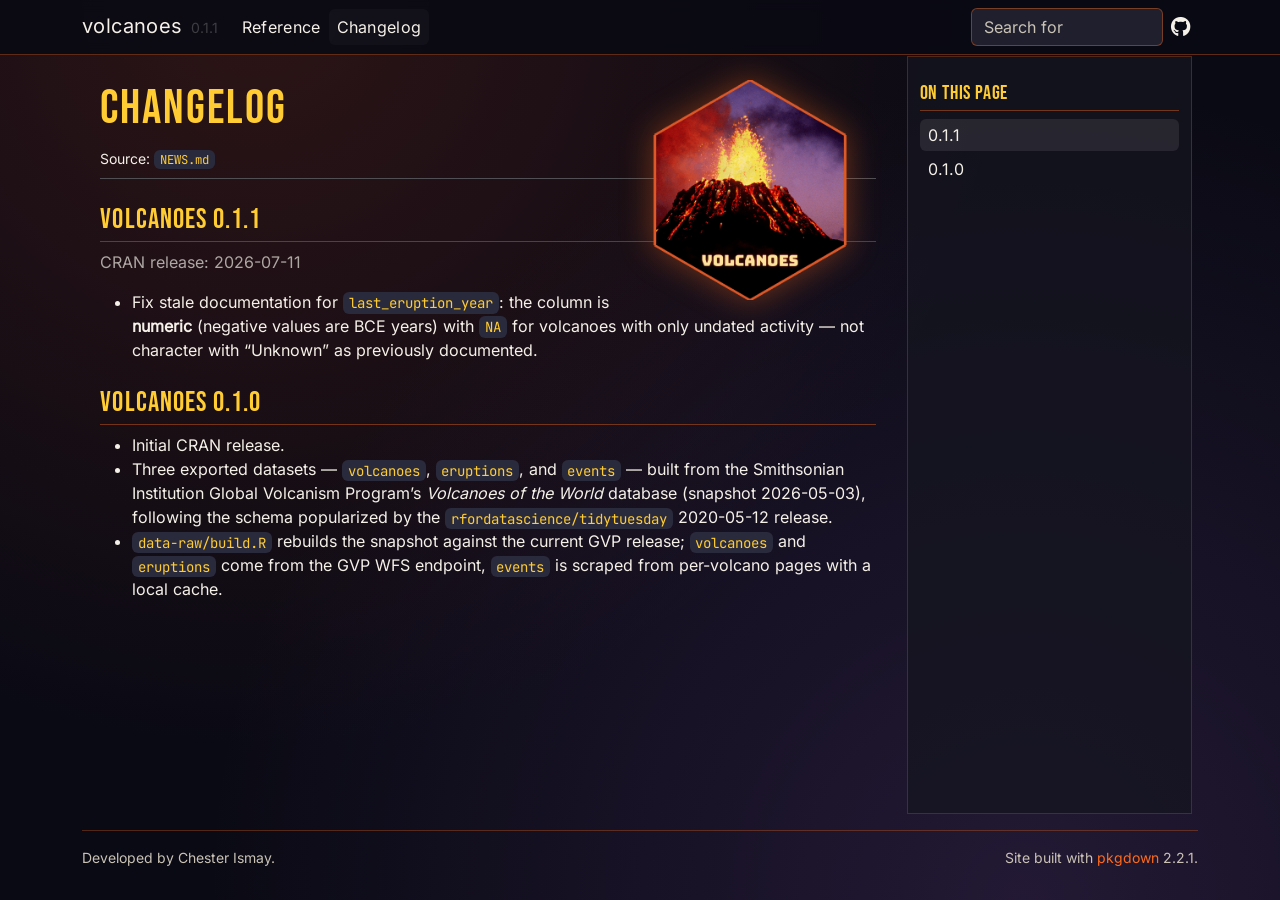
<file: news/index.html>
<!DOCTYPE html>
<!-- Generated by pkgdown: do not edit by hand --><html lang="en-US"><head><meta http-equiv="Content-Type" content="text/html; charset=UTF-8"><meta charset="utf-8"><meta http-equiv="X-UA-Compatible" content="IE=edge"><meta name="viewport" content="width=device-width, initial-scale=1, shrink-to-fit=no"><title>Changelog • volcanoes</title><!-- favicons --><link rel="icon" type="image/png" sizes="96x96" href="../favicon-96x96.png"><link rel="icon" type="”image/svg+xml”" href="../favicon.svg"><link rel="apple-touch-icon" sizes="180x180" href="../apple-touch-icon.png"><link rel="icon" sizes="any" href="../favicon.ico"><link rel="manifest" href="../site.webmanifest"><script src="../deps/jquery-3.6.0/jquery-3.6.0.min.js"></script><meta name="viewport" content="width=device-width, initial-scale=1, shrink-to-fit=no"><link href="../deps/bootstrap-5.3.8/bootstrap.min.css" rel="stylesheet"><script src="../deps/bootstrap-5.3.8/bootstrap.bundle.min.js"></script><link href="../deps/Inter-0.4.10/font.css" rel="stylesheet"><link href="../deps/JetBrains_Mono-0.4.10/font.css" rel="stylesheet"><link href="../deps/Bebas_Neue-0.4.10/font.css" rel="stylesheet"><link href="../deps/font-awesome-6.5.2/css/all.min.css" rel="stylesheet"><link href="../deps/font-awesome-6.5.2/css/v4-shims.min.css" rel="stylesheet"><script src="../deps/headroom-0.11.0/headroom.min.js"></script><script src="../deps/headroom-0.11.0/jQuery.headroom.min.js"></script><script src="../deps/bootstrap-toc-1.0.1/bootstrap-toc.min.js"></script><script src="../deps/clipboard.js-2.0.11/clipboard.min.js"></script><script src="../deps/search-1.0.0/autocomplete.jquery.min.js"></script><script src="../deps/search-1.0.0/fuse.min.js"></script><script src="../deps/search-1.0.0/mark.min.js"></script><!-- pkgdown --><script src="../pkgdown.js"></script><script src="../extra.js"></script><meta property="og:title" content="Changelog"><meta property="og:image" content="https://moderndive.github.io/volcanoes/logo.png"></head><body>
    <a href="#main" class="visually-hidden-focusable">Skip to contents</a>


    <nav class="navbar navbar-expand-lg fixed-top bg-dark" data-bs-theme="dark" aria-label="Site navigation"><div class="container">

    <a class="navbar-brand me-2" href="../index.html">volcanoes</a>

    <small class="nav-text text-muted me-auto" data-bs-toggle="tooltip" data-bs-placement="bottom" title="">0.1.1</small>


    <button class="navbar-toggler" type="button" data-bs-toggle="collapse" data-bs-target="#navbar" aria-controls="navbar" aria-expanded="false" aria-label="Toggle navigation">
      <span class="navbar-toggler-icon"></span>
    </button>

    <div id="navbar" class="collapse navbar-collapse ms-3">
      <ul class="navbar-nav me-auto"><li class="nav-item"><a class="nav-link" href="../reference/index.html">Reference</a></li>
<li class="active nav-item"><a class="nav-link" href="../news/index.html">Changelog</a></li>
      </ul><ul class="navbar-nav"><li class="nav-item"><form class="form-inline" role="search">
 <input class="form-control" type="search" name="search-input" id="search-input" autocomplete="off" aria-label="Search site" placeholder="Search for" data-search-index="../search.json"></form></li>
<li class="nav-item"><a class="external-link nav-link" href="https://github.com/moderndive/volcanoes/" aria-label="GitHub"><span class="fa fab fa-github fa-lg"></span></a></li>
      </ul></div>


  </div>
</nav><div class="container template-news">
<div class="row">
  <main id="main" class="col-md-9"><div class="page-header">
      <img src="../logo.png" class="logo" alt=""><h1>Changelog</h1>
      <small>Source: <a href="https://github.com/moderndive/volcanoes/blob/main/NEWS.md" class="external-link"><code>NEWS.md</code></a></small>
    </div>

    <div class="section level2">
<h2 class="pkg-version" data-toc-text="0.1.1" id="volcanoes-011">volcanoes 0.1.1<a class="anchor" aria-label="anchor" href="#volcanoes-011"></a></h2><p class="text-muted">CRAN release: 2026-07-11</p>
<ul><li>Fix stale documentation for <code>last_eruption_year</code>: the column is <strong>numeric</strong> (negative values are BCE years) with <code>NA</code> for volcanoes with only undated activity — not character with “Unknown” as previously documented.</li>
</ul></div>
    <div class="section level2">
<h2 class="pkg-version" data-toc-text="0.1.0" id="volcanoes-010">volcanoes 0.1.0<a class="anchor" aria-label="anchor" href="#volcanoes-010"></a></h2>
<ul><li>Initial CRAN release.</li>
<li>Three exported datasets — <code>volcanoes</code>, <code>eruptions</code>, and <code>events</code> — built from the Smithsonian Institution Global Volcanism Program’s <em>Volcanoes of the World</em> database (snapshot 2026-05-03), following the schema popularized by the <code>rfordatascience/tidytuesday</code> 2020-05-12 release.</li>
<li>
<code>data-raw/build.R</code> rebuilds the snapshot against the current GVP release; <code>volcanoes</code> and <code>eruptions</code> come from the GVP WFS endpoint, <code>events</code> is scraped from per-volcano pages with a local cache.</li>
</ul></div>
  </main><aside class="col-md-3"><nav id="toc" aria-label="Table of contents"><h2>On this page</h2>
    </nav></aside></div>


    <footer><div class="pkgdown-footer-left">
  <p>Developed by Chester Ismay.</p>
</div>

<div class="pkgdown-footer-right">
  <p>Site built with <a href="https://pkgdown.r-lib.org/" class="external-link">pkgdown</a> 2.2.1.</p>
</div>

    </footer></div>





  </body></html>
</file>
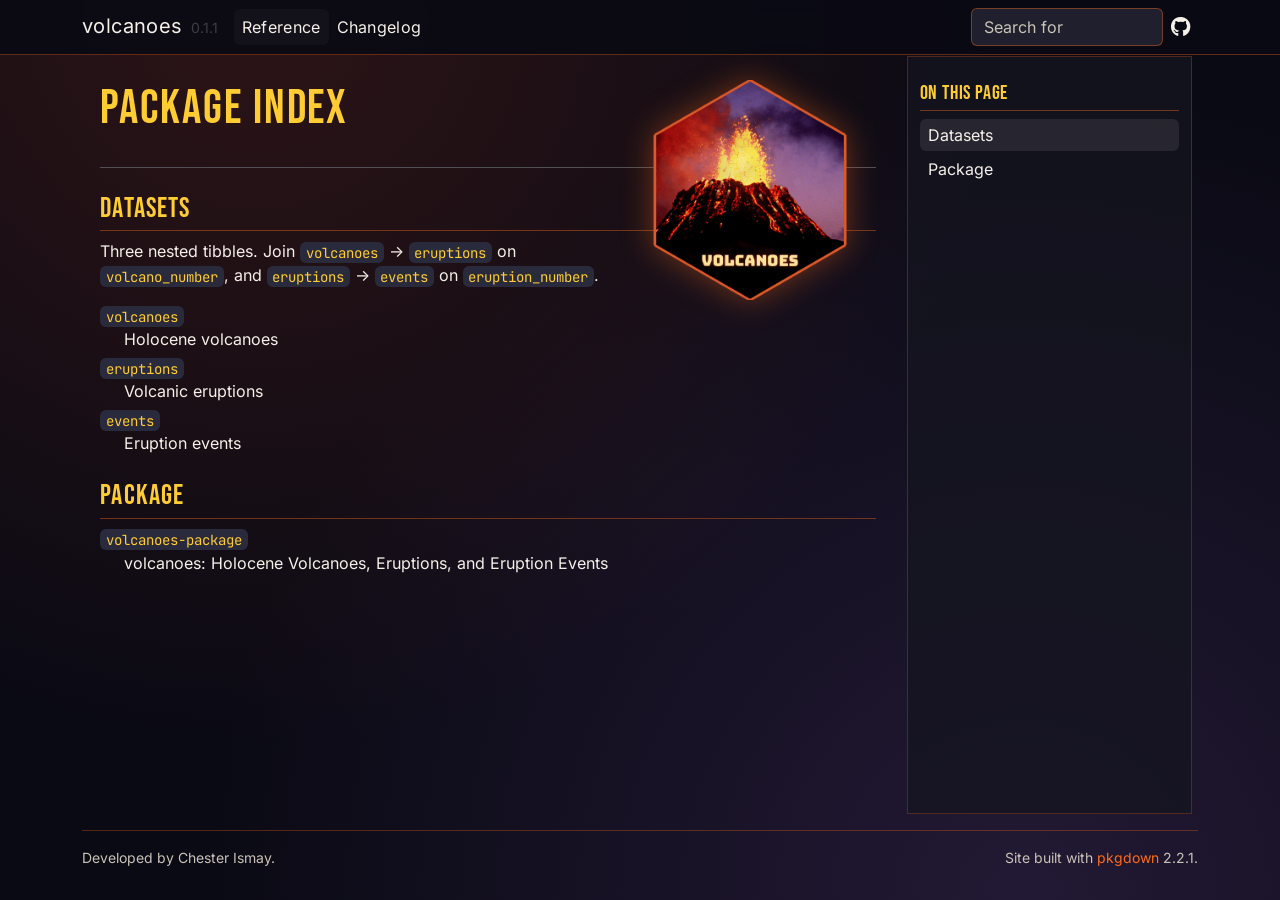
<file: reference/index.html>
<!DOCTYPE html>
<!-- Generated by pkgdown: do not edit by hand --><html lang="en-US"><head><meta http-equiv="Content-Type" content="text/html; charset=UTF-8"><meta charset="utf-8"><meta http-equiv="X-UA-Compatible" content="IE=edge"><meta name="viewport" content="width=device-width, initial-scale=1, shrink-to-fit=no"><title>Package index • volcanoes</title><!-- favicons --><link rel="icon" type="image/png" sizes="96x96" href="../favicon-96x96.png"><link rel="icon" type="”image/svg+xml”" href="../favicon.svg"><link rel="apple-touch-icon" sizes="180x180" href="../apple-touch-icon.png"><link rel="icon" sizes="any" href="../favicon.ico"><link rel="manifest" href="../site.webmanifest"><script src="../deps/jquery-3.6.0/jquery-3.6.0.min.js"></script><meta name="viewport" content="width=device-width, initial-scale=1, shrink-to-fit=no"><link href="../deps/bootstrap-5.3.8/bootstrap.min.css" rel="stylesheet"><script src="../deps/bootstrap-5.3.8/bootstrap.bundle.min.js"></script><link href="../deps/Inter-0.4.10/font.css" rel="stylesheet"><link href="../deps/JetBrains_Mono-0.4.10/font.css" rel="stylesheet"><link href="../deps/Bebas_Neue-0.4.10/font.css" rel="stylesheet"><link href="../deps/font-awesome-6.5.2/css/all.min.css" rel="stylesheet"><link href="../deps/font-awesome-6.5.2/css/v4-shims.min.css" rel="stylesheet"><script src="../deps/headroom-0.11.0/headroom.min.js"></script><script src="../deps/headroom-0.11.0/jQuery.headroom.min.js"></script><script src="../deps/bootstrap-toc-1.0.1/bootstrap-toc.min.js"></script><script src="../deps/clipboard.js-2.0.11/clipboard.min.js"></script><script src="../deps/search-1.0.0/autocomplete.jquery.min.js"></script><script src="../deps/search-1.0.0/fuse.min.js"></script><script src="../deps/search-1.0.0/mark.min.js"></script><!-- pkgdown --><script src="../pkgdown.js"></script><script src="../extra.js"></script><meta property="og:title" content="Package index"><meta property="og:image" content="https://moderndive.github.io/volcanoes/logo.png"></head><body>
    <a href="#main" class="visually-hidden-focusable">Skip to contents</a>


    <nav class="navbar navbar-expand-lg fixed-top bg-dark" data-bs-theme="dark" aria-label="Site navigation"><div class="container">

    <a class="navbar-brand me-2" href="../index.html">volcanoes</a>

    <small class="nav-text text-muted me-auto" data-bs-toggle="tooltip" data-bs-placement="bottom" title="">0.1.1</small>


    <button class="navbar-toggler" type="button" data-bs-toggle="collapse" data-bs-target="#navbar" aria-controls="navbar" aria-expanded="false" aria-label="Toggle navigation">
      <span class="navbar-toggler-icon"></span>
    </button>

    <div id="navbar" class="collapse navbar-collapse ms-3">
      <ul class="navbar-nav me-auto"><li class="active nav-item"><a class="nav-link" href="../reference/index.html">Reference</a></li>
<li class="nav-item"><a class="nav-link" href="../news/index.html">Changelog</a></li>
      </ul><ul class="navbar-nav"><li class="nav-item"><form class="form-inline" role="search">
 <input class="form-control" type="search" name="search-input" id="search-input" autocomplete="off" aria-label="Search site" placeholder="Search for" data-search-index="../search.json"></form></li>
<li class="nav-item"><a class="external-link nav-link" href="https://github.com/moderndive/volcanoes/" aria-label="GitHub"><span class="fa fab fa-github fa-lg"></span></a></li>
      </ul></div>


  </div>
</nav><div class="container template-reference-index">
<div class="row">
  <main id="main" class="col-md-9"><div class="page-header">
      <img src="../logo.png" class="logo" alt=""><h1>Package index</h1>
    </div>

    <div class="section level2">
      <h2 id="datasets">Datasets<a class="anchor" aria-label="anchor" href="#datasets"></a></h2>

      <div class="section-desc"><p>Three nested tibbles. Join <code>volcanoes</code> -&gt; <code>eruptions</code> on <code>volcano_number</code>, and <code>eruptions</code> -&gt; <code>events</code> on <code>eruption_number</code>.</p></div>

      <dl></dl></div><div class="section level2">




      <dl><dt>

          <code><a href="volcanoes.html">volcanoes</a></code>

        </dt>
        <dd>Holocene volcanoes</dd>

        <dt>

          <code><a href="eruptions.html">eruptions</a></code>

        </dt>
        <dd>Volcanic eruptions</dd>

        <dt>

          <code><a href="events.html">events</a></code>

        </dt>
        <dd>Eruption events</dd>
      </dl></div><div class="section level2">
      <h2 id="package">Package<a class="anchor" aria-label="anchor" href="#package"></a></h2>



      <dl></dl></div><div class="section level2">




      <dl><dt>

          <code><a href="volcanoes-package.html">volcanoes-package</a></code>

        </dt>
        <dd>volcanoes: Holocene Volcanoes, Eruptions, and Eruption Events</dd>
      </dl></div>
  </main><aside class="col-md-3"><nav id="toc" aria-label="Table of contents"><h2>On this page</h2>
    </nav></aside></div>


    <footer><div class="pkgdown-footer-left">
  <p>Developed by Chester Ismay.</p>
</div>

<div class="pkgdown-footer-right">
  <p>Site built with <a href="https://pkgdown.r-lib.org/" class="external-link">pkgdown</a> 2.2.1.</p>
</div>

    </footer></div>





  </body></html>
</file>
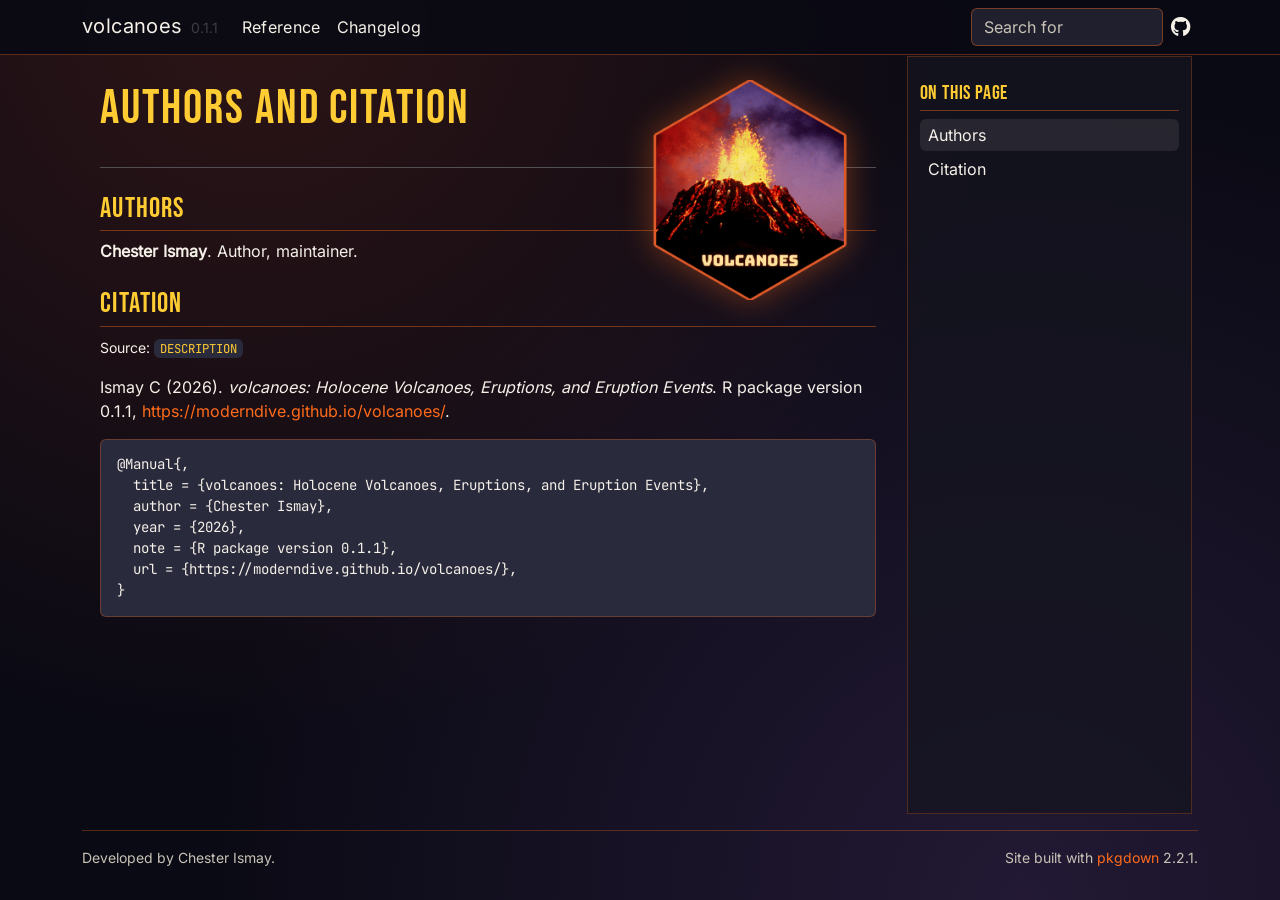
<file: authors.html>
<!DOCTYPE html>
<!-- Generated by pkgdown: do not edit by hand --><html lang="en-US"><head><meta http-equiv="Content-Type" content="text/html; charset=UTF-8"><meta charset="utf-8"><meta http-equiv="X-UA-Compatible" content="IE=edge"><meta name="viewport" content="width=device-width, initial-scale=1, shrink-to-fit=no"><title>Authors and Citation • volcanoes</title><!-- favicons --><link rel="icon" type="image/png" sizes="96x96" href="favicon-96x96.png"><link rel="icon" type="”image/svg+xml”" href="favicon.svg"><link rel="apple-touch-icon" sizes="180x180" href="apple-touch-icon.png"><link rel="icon" sizes="any" href="favicon.ico"><link rel="manifest" href="site.webmanifest"><script src="deps/jquery-3.6.0/jquery-3.6.0.min.js"></script><meta name="viewport" content="width=device-width, initial-scale=1, shrink-to-fit=no"><link href="deps/bootstrap-5.3.8/bootstrap.min.css" rel="stylesheet"><script src="deps/bootstrap-5.3.8/bootstrap.bundle.min.js"></script><link href="deps/Inter-0.4.10/font.css" rel="stylesheet"><link href="deps/JetBrains_Mono-0.4.10/font.css" rel="stylesheet"><link href="deps/Bebas_Neue-0.4.10/font.css" rel="stylesheet"><link href="deps/font-awesome-6.5.2/css/all.min.css" rel="stylesheet"><link href="deps/font-awesome-6.5.2/css/v4-shims.min.css" rel="stylesheet"><script src="deps/headroom-0.11.0/headroom.min.js"></script><script src="deps/headroom-0.11.0/jQuery.headroom.min.js"></script><script src="deps/bootstrap-toc-1.0.1/bootstrap-toc.min.js"></script><script src="deps/clipboard.js-2.0.11/clipboard.min.js"></script><script src="deps/search-1.0.0/autocomplete.jquery.min.js"></script><script src="deps/search-1.0.0/fuse.min.js"></script><script src="deps/search-1.0.0/mark.min.js"></script><!-- pkgdown --><script src="pkgdown.js"></script><script src="extra.js"></script><meta property="og:title" content="Authors and Citation"><meta property="og:image" content="https://moderndive.github.io/volcanoes/logo.png"></head><body>
    <a href="#main" class="visually-hidden-focusable">Skip to contents</a>


    <nav class="navbar navbar-expand-lg fixed-top bg-dark" data-bs-theme="dark" aria-label="Site navigation"><div class="container">

    <a class="navbar-brand me-2" href="index.html">volcanoes</a>

    <small class="nav-text text-muted me-auto" data-bs-toggle="tooltip" data-bs-placement="bottom" title="">0.1.1</small>


    <button class="navbar-toggler" type="button" data-bs-toggle="collapse" data-bs-target="#navbar" aria-controls="navbar" aria-expanded="false" aria-label="Toggle navigation">
      <span class="navbar-toggler-icon"></span>
    </button>

    <div id="navbar" class="collapse navbar-collapse ms-3">
      <ul class="navbar-nav me-auto"><li class="nav-item"><a class="nav-link" href="reference/index.html">Reference</a></li>
<li class="nav-item"><a class="nav-link" href="news/index.html">Changelog</a></li>
      </ul><ul class="navbar-nav"><li class="nav-item"><form class="form-inline" role="search">
 <input class="form-control" type="search" name="search-input" id="search-input" autocomplete="off" aria-label="Search site" placeholder="Search for" data-search-index="search.json"></form></li>
<li class="nav-item"><a class="external-link nav-link" href="https://github.com/moderndive/volcanoes/" aria-label="GitHub"><span class="fa fab fa-github fa-lg"></span></a></li>
      </ul></div>


  </div>
</nav><div class="container template-citation-authors">
<div class="row">
  <main id="main" class="col-md-9"><div class="page-header">
      <img src="logo.png" class="logo" alt=""><h1>Authors and Citation</h1>
    </div>

    <div class="section level2">
      <h2>Authors</h2>

      <ul class="list-unstyled"><li>
          <p><strong>Chester Ismay</strong>. Author, maintainer.
          </p>
        </li>
      </ul></div>

    <div class="section level2">
      <h2 id="citation">Citation</h2>
      <p><small class="dont-index">Source: <a href="https://github.com/moderndive/volcanoes/blob/main/DESCRIPTION" class="external-link"><code>DESCRIPTION</code></a></small></p>

      <p>Ismay C (2026).
<em>volcanoes: Holocene Volcanoes, Eruptions, and Eruption Events</em>.
R package version 0.1.1, <a href="https://moderndive.github.io/volcanoes/">https://moderndive.github.io/volcanoes/</a>.
</p>
      <pre>@Manual{,
  title = {volcanoes: Holocene Volcanoes, Eruptions, and Eruption Events},
  author = {Chester Ismay},
  year = {2026},
  note = {R package version 0.1.1},
  url = {https://moderndive.github.io/volcanoes/},
}</pre>
    </div>

  </main><aside class="col-md-3"><nav id="toc" aria-label="Table of contents"><h2>On this page</h2>
    </nav></aside></div>


    <footer><div class="pkgdown-footer-left">
  <p>Developed by Chester Ismay.</p>
</div>

<div class="pkgdown-footer-right">
  <p>Site built with <a href="https://pkgdown.r-lib.org/" class="external-link">pkgdown</a> 2.2.1.</p>
</div>

    </footer></div>





  </body></html>
</file>
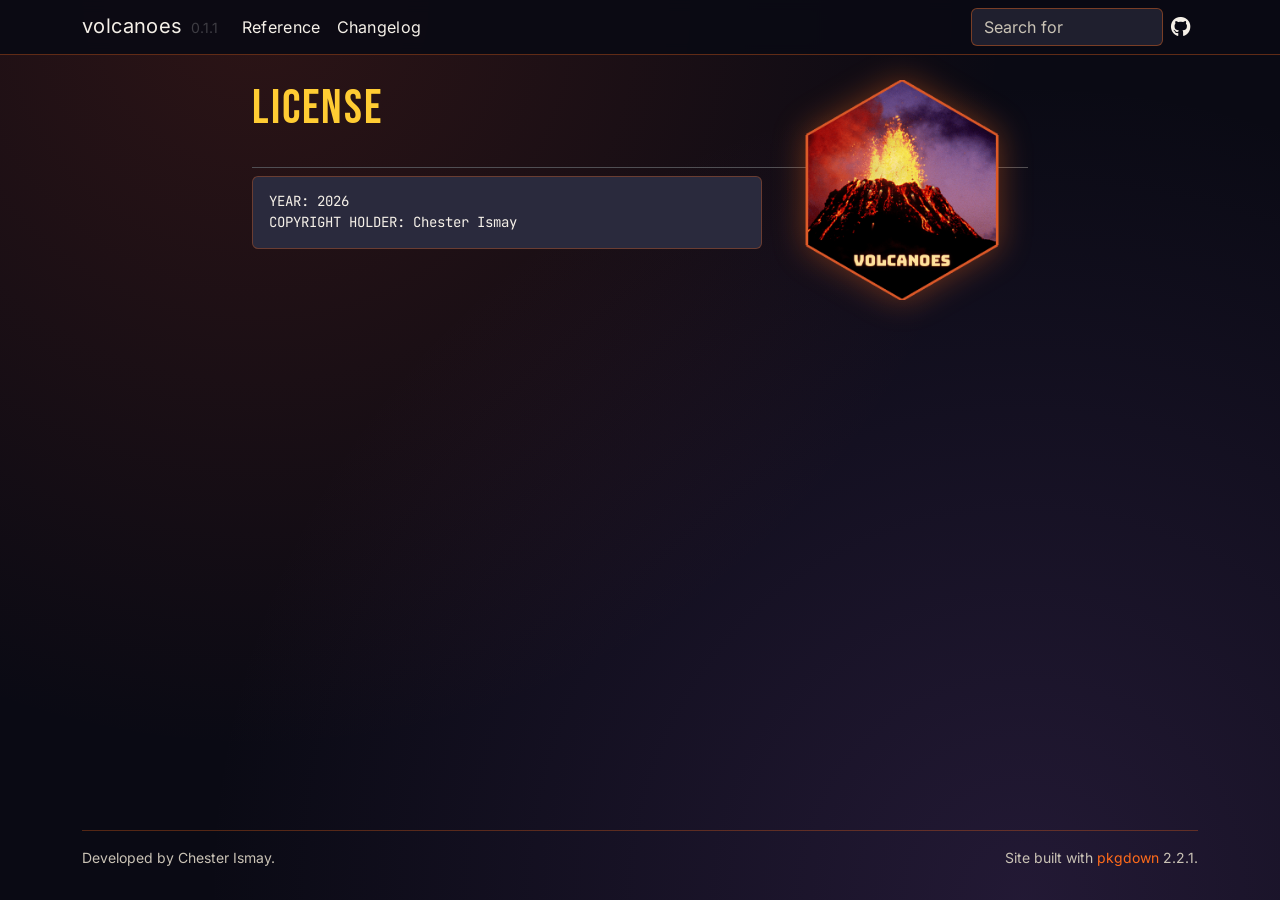
<file: LICENSE-text.html>
<!DOCTYPE html>
<!-- Generated by pkgdown: do not edit by hand --><html lang="en-US"><head><meta http-equiv="Content-Type" content="text/html; charset=UTF-8"><meta charset="utf-8"><meta http-equiv="X-UA-Compatible" content="IE=edge"><meta name="viewport" content="width=device-width, initial-scale=1, shrink-to-fit=no"><title>License • volcanoes</title><!-- favicons --><link rel="icon" type="image/png" sizes="96x96" href="favicon-96x96.png"><link rel="icon" type="”image/svg+xml”" href="favicon.svg"><link rel="apple-touch-icon" sizes="180x180" href="apple-touch-icon.png"><link rel="icon" sizes="any" href="favicon.ico"><link rel="manifest" href="site.webmanifest"><script src="deps/jquery-3.6.0/jquery-3.6.0.min.js"></script><meta name="viewport" content="width=device-width, initial-scale=1, shrink-to-fit=no"><link href="deps/bootstrap-5.3.8/bootstrap.min.css" rel="stylesheet"><script src="deps/bootstrap-5.3.8/bootstrap.bundle.min.js"></script><link href="deps/Inter-0.4.10/font.css" rel="stylesheet"><link href="deps/JetBrains_Mono-0.4.10/font.css" rel="stylesheet"><link href="deps/Bebas_Neue-0.4.10/font.css" rel="stylesheet"><link href="deps/font-awesome-6.5.2/css/all.min.css" rel="stylesheet"><link href="deps/font-awesome-6.5.2/css/v4-shims.min.css" rel="stylesheet"><script src="deps/headroom-0.11.0/headroom.min.js"></script><script src="deps/headroom-0.11.0/jQuery.headroom.min.js"></script><script src="deps/bootstrap-toc-1.0.1/bootstrap-toc.min.js"></script><script src="deps/clipboard.js-2.0.11/clipboard.min.js"></script><script src="deps/search-1.0.0/autocomplete.jquery.min.js"></script><script src="deps/search-1.0.0/fuse.min.js"></script><script src="deps/search-1.0.0/mark.min.js"></script><!-- pkgdown --><script src="pkgdown.js"></script><script src="extra.js"></script><meta property="og:title" content="License"><meta property="og:image" content="https://moderndive.github.io/volcanoes/logo.png"></head><body>
    <a href="#main" class="visually-hidden-focusable">Skip to contents</a>


    <nav class="navbar navbar-expand-lg fixed-top bg-dark" data-bs-theme="dark" aria-label="Site navigation"><div class="container">

    <a class="navbar-brand me-2" href="index.html">volcanoes</a>

    <small class="nav-text text-muted me-auto" data-bs-toggle="tooltip" data-bs-placement="bottom" title="">0.1.1</small>


    <button class="navbar-toggler" type="button" data-bs-toggle="collapse" data-bs-target="#navbar" aria-controls="navbar" aria-expanded="false" aria-label="Toggle navigation">
      <span class="navbar-toggler-icon"></span>
    </button>

    <div id="navbar" class="collapse navbar-collapse ms-3">
      <ul class="navbar-nav me-auto"><li class="nav-item"><a class="nav-link" href="reference/index.html">Reference</a></li>
<li class="nav-item"><a class="nav-link" href="news/index.html">Changelog</a></li>
      </ul><ul class="navbar-nav"><li class="nav-item"><form class="form-inline" role="search">
 <input class="form-control" type="search" name="search-input" id="search-input" autocomplete="off" aria-label="Search site" placeholder="Search for" data-search-index="search.json"></form></li>
<li class="nav-item"><a class="external-link nav-link" href="https://github.com/moderndive/volcanoes/" aria-label="GitHub"><span class="fa fab fa-github fa-lg"></span></a></li>
      </ul></div>


  </div>
</nav><div class="container template-title-body">
<div class="row">
  <main id="main" class="col-md-9"><div class="page-header">
      <img src="logo.png" class="logo" alt=""><h1>License</h1>

    </div>

<pre>YEAR: 2026
COPYRIGHT HOLDER: Chester Ismay
</pre>

  </main></div>


    <footer><div class="pkgdown-footer-left">
  <p>Developed by Chester Ismay.</p>
</div>

<div class="pkgdown-footer-right">
  <p>Site built with <a href="https://pkgdown.r-lib.org/" class="external-link">pkgdown</a> 2.2.1.</p>
</div>

    </footer></div>





  </body></html>
</file>
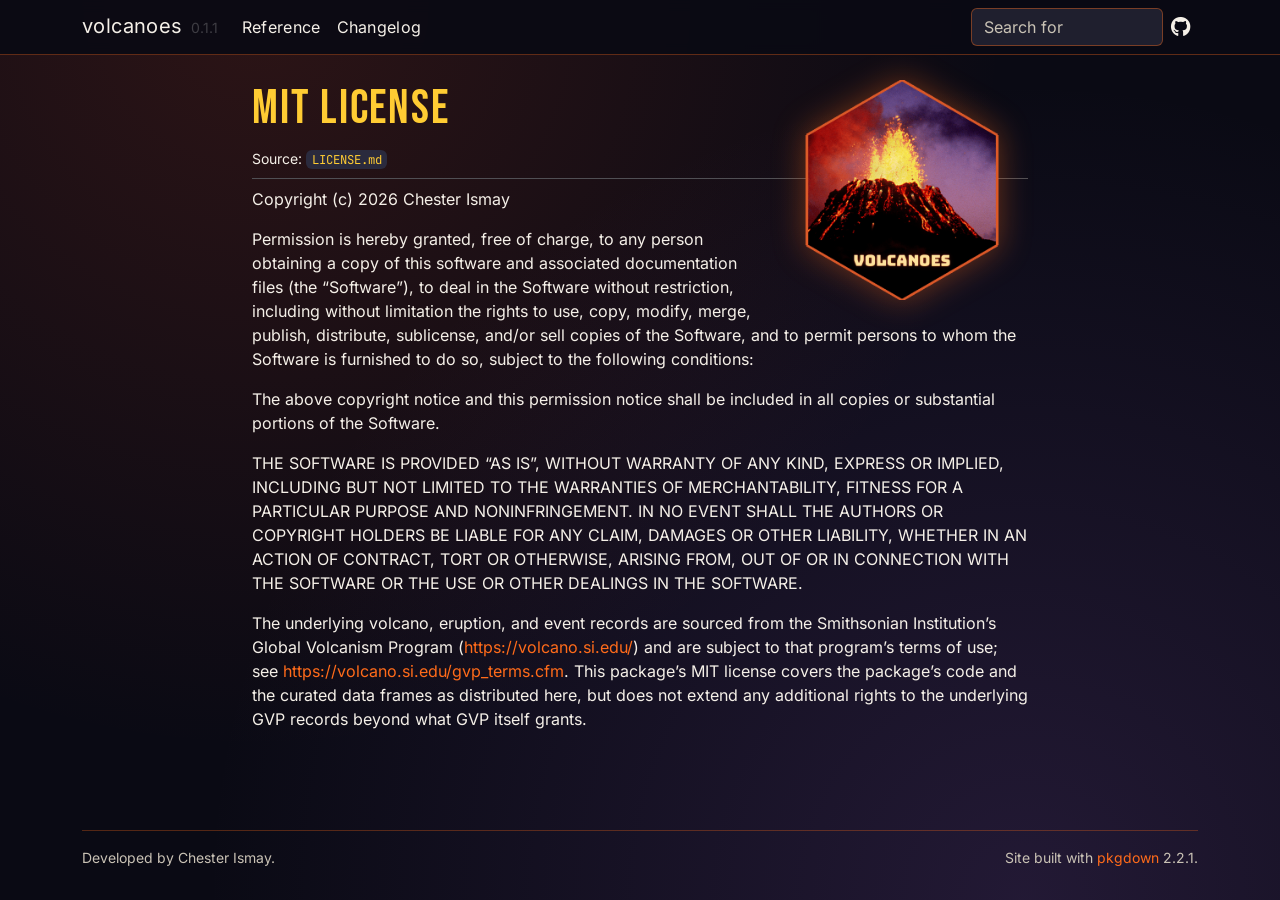
<file: LICENSE.html>
<!DOCTYPE html>
<!-- Generated by pkgdown: do not edit by hand --><html lang="en-US"><head><meta http-equiv="Content-Type" content="text/html; charset=UTF-8"><meta charset="utf-8"><meta http-equiv="X-UA-Compatible" content="IE=edge"><meta name="viewport" content="width=device-width, initial-scale=1, shrink-to-fit=no"><title>MIT License • volcanoes</title><!-- favicons --><link rel="icon" type="image/png" sizes="96x96" href="favicon-96x96.png"><link rel="icon" type="”image/svg+xml”" href="favicon.svg"><link rel="apple-touch-icon" sizes="180x180" href="apple-touch-icon.png"><link rel="icon" sizes="any" href="favicon.ico"><link rel="manifest" href="site.webmanifest"><script src="deps/jquery-3.6.0/jquery-3.6.0.min.js"></script><meta name="viewport" content="width=device-width, initial-scale=1, shrink-to-fit=no"><link href="deps/bootstrap-5.3.8/bootstrap.min.css" rel="stylesheet"><script src="deps/bootstrap-5.3.8/bootstrap.bundle.min.js"></script><link href="deps/Inter-0.4.10/font.css" rel="stylesheet"><link href="deps/JetBrains_Mono-0.4.10/font.css" rel="stylesheet"><link href="deps/Bebas_Neue-0.4.10/font.css" rel="stylesheet"><link href="deps/font-awesome-6.5.2/css/all.min.css" rel="stylesheet"><link href="deps/font-awesome-6.5.2/css/v4-shims.min.css" rel="stylesheet"><script src="deps/headroom-0.11.0/headroom.min.js"></script><script src="deps/headroom-0.11.0/jQuery.headroom.min.js"></script><script src="deps/bootstrap-toc-1.0.1/bootstrap-toc.min.js"></script><script src="deps/clipboard.js-2.0.11/clipboard.min.js"></script><script src="deps/search-1.0.0/autocomplete.jquery.min.js"></script><script src="deps/search-1.0.0/fuse.min.js"></script><script src="deps/search-1.0.0/mark.min.js"></script><!-- pkgdown --><script src="pkgdown.js"></script><script src="extra.js"></script><meta property="og:title" content="MIT License"><meta property="og:image" content="https://moderndive.github.io/volcanoes/logo.png"></head><body>
    <a href="#main" class="visually-hidden-focusable">Skip to contents</a>


    <nav class="navbar navbar-expand-lg fixed-top bg-dark" data-bs-theme="dark" aria-label="Site navigation"><div class="container">

    <a class="navbar-brand me-2" href="index.html">volcanoes</a>

    <small class="nav-text text-muted me-auto" data-bs-toggle="tooltip" data-bs-placement="bottom" title="">0.1.1</small>


    <button class="navbar-toggler" type="button" data-bs-toggle="collapse" data-bs-target="#navbar" aria-controls="navbar" aria-expanded="false" aria-label="Toggle navigation">
      <span class="navbar-toggler-icon"></span>
    </button>

    <div id="navbar" class="collapse navbar-collapse ms-3">
      <ul class="navbar-nav me-auto"><li class="nav-item"><a class="nav-link" href="reference/index.html">Reference</a></li>
<li class="nav-item"><a class="nav-link" href="news/index.html">Changelog</a></li>
      </ul><ul class="navbar-nav"><li class="nav-item"><form class="form-inline" role="search">
 <input class="form-control" type="search" name="search-input" id="search-input" autocomplete="off" aria-label="Search site" placeholder="Search for" data-search-index="search.json"></form></li>
<li class="nav-item"><a class="external-link nav-link" href="https://github.com/moderndive/volcanoes/" aria-label="GitHub"><span class="fa fab fa-github fa-lg"></span></a></li>
      </ul></div>


  </div>
</nav><div class="container template-title-body">
<div class="row">
  <main id="main" class="col-md-9"><div class="page-header">
      <img src="logo.png" class="logo" alt=""><h1>MIT License</h1>
      <small class="dont-index">Source: <a href="https://github.com/moderndive/volcanoes/blob/main/LICENSE.md" class="external-link"><code>LICENSE.md</code></a></small>
    </div>

<div id="mit-license" class="section level1">

<p>Copyright (c) 2026 Chester Ismay</p>
<p>Permission is hereby granted, free of charge, to any person obtaining a copy of this software and associated documentation files (the “Software”), to deal in the Software without restriction, including without limitation the rights to use, copy, modify, merge, publish, distribute, sublicense, and/or sell copies of the Software, and to permit persons to whom the Software is furnished to do so, subject to the following conditions:</p>
<p>The above copyright notice and this permission notice shall be included in all copies or substantial portions of the Software.</p>
<p>THE SOFTWARE IS PROVIDED “AS IS”, WITHOUT WARRANTY OF ANY KIND, EXPRESS OR IMPLIED, INCLUDING BUT NOT LIMITED TO THE WARRANTIES OF MERCHANTABILITY, FITNESS FOR A PARTICULAR PURPOSE AND NONINFRINGEMENT. IN NO EVENT SHALL THE AUTHORS OR COPYRIGHT HOLDERS BE LIABLE FOR ANY CLAIM, DAMAGES OR OTHER LIABILITY, WHETHER IN AN ACTION OF CONTRACT, TORT OR OTHERWISE, ARISING FROM, OUT OF OR IN CONNECTION WITH THE SOFTWARE OR THE USE OR OTHER DEALINGS IN THE SOFTWARE.</p>
<p>The underlying volcano, eruption, and event records are sourced from the Smithsonian Institution’s Global Volcanism Program (<a href="https://volcano.si.edu/" class="external-link uri">https://volcano.si.edu/</a>) and are subject to that program’s terms of use; see <a href="https://volcano.si.edu/gvp_terms.cfm" class="external-link uri">https://volcano.si.edu/gvp_terms.cfm</a>. This package’s MIT license covers the package’s code and the curated data frames as distributed here, but does not extend any additional rights to the underlying GVP records beyond what GVP itself grants.</p>
</div>

  </main></div>


    <footer><div class="pkgdown-footer-left">
  <p>Developed by Chester Ismay.</p>
</div>

<div class="pkgdown-footer-right">
  <p>Site built with <a href="https://pkgdown.r-lib.org/" class="external-link">pkgdown</a> 2.2.1.</p>
</div>

    </footer></div>





  </body></html>
</file>
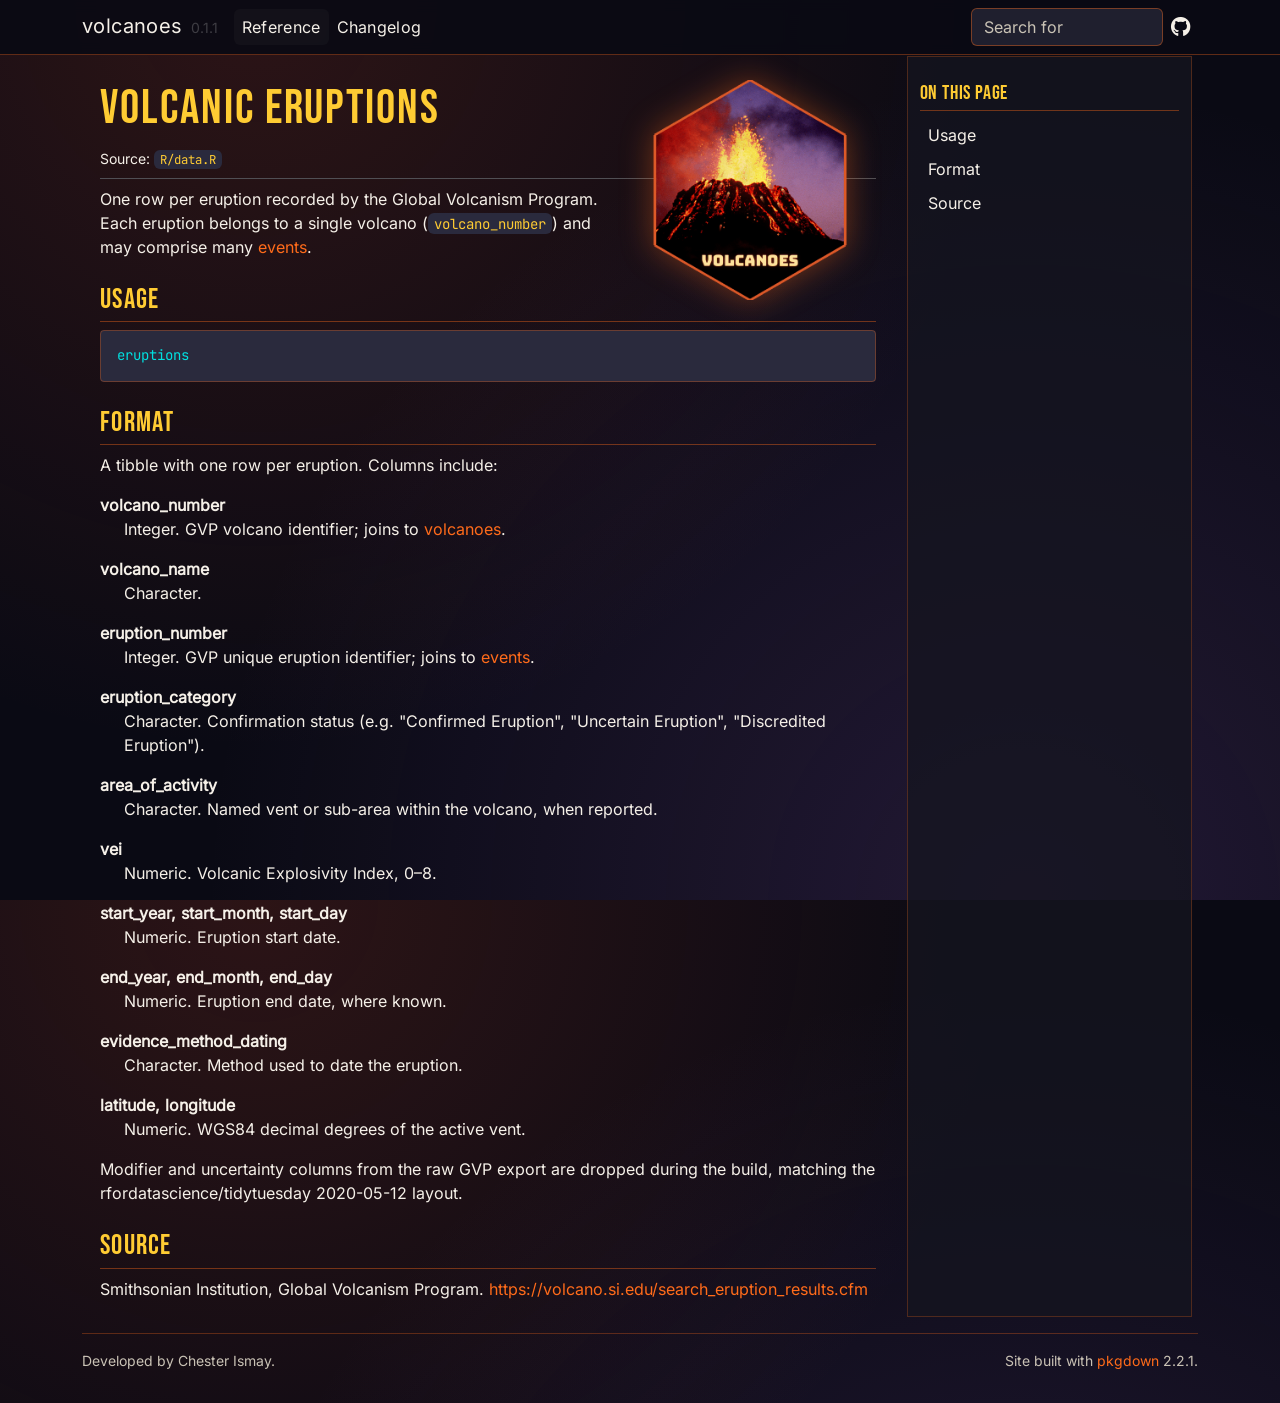
<file: reference/eruptions.html>
<!DOCTYPE html>
<!-- Generated by pkgdown: do not edit by hand --><html lang="en-US"><head><meta http-equiv="Content-Type" content="text/html; charset=UTF-8"><meta charset="utf-8"><meta http-equiv="X-UA-Compatible" content="IE=edge"><meta name="viewport" content="width=device-width, initial-scale=1, shrink-to-fit=no"><title>Volcanic eruptions — eruptions • volcanoes</title><!-- favicons --><link rel="icon" type="image/png" sizes="96x96" href="../favicon-96x96.png"><link rel="icon" type="”image/svg+xml”" href="../favicon.svg"><link rel="apple-touch-icon" sizes="180x180" href="../apple-touch-icon.png"><link rel="icon" sizes="any" href="../favicon.ico"><link rel="manifest" href="../site.webmanifest"><script src="../deps/jquery-3.6.0/jquery-3.6.0.min.js"></script><meta name="viewport" content="width=device-width, initial-scale=1, shrink-to-fit=no"><link href="../deps/bootstrap-5.3.8/bootstrap.min.css" rel="stylesheet"><script src="../deps/bootstrap-5.3.8/bootstrap.bundle.min.js"></script><link href="../deps/Inter-0.4.10/font.css" rel="stylesheet"><link href="../deps/JetBrains_Mono-0.4.10/font.css" rel="stylesheet"><link href="../deps/Bebas_Neue-0.4.10/font.css" rel="stylesheet"><link href="../deps/font-awesome-6.5.2/css/all.min.css" rel="stylesheet"><link href="../deps/font-awesome-6.5.2/css/v4-shims.min.css" rel="stylesheet"><script src="../deps/headroom-0.11.0/headroom.min.js"></script><script src="../deps/headroom-0.11.0/jQuery.headroom.min.js"></script><script src="../deps/bootstrap-toc-1.0.1/bootstrap-toc.min.js"></script><script src="../deps/clipboard.js-2.0.11/clipboard.min.js"></script><script src="../deps/search-1.0.0/autocomplete.jquery.min.js"></script><script src="../deps/search-1.0.0/fuse.min.js"></script><script src="../deps/search-1.0.0/mark.min.js"></script><!-- pkgdown --><script src="../pkgdown.js"></script><script src="../extra.js"></script><meta property="og:title" content="Volcanic eruptions — eruptions"><meta name="description" content="One row per eruption recorded by the Global Volcanism Program. Each
eruption belongs to a single volcano (volcano_number) and may comprise
many events."><meta property="og:description" content="One row per eruption recorded by the Global Volcanism Program. Each
eruption belongs to a single volcano (volcano_number) and may comprise
many events."><meta property="og:image" content="https://moderndive.github.io/volcanoes/logo.png"></head><body>
    <a href="#main" class="visually-hidden-focusable">Skip to contents</a>


    <nav class="navbar navbar-expand-lg fixed-top bg-dark" data-bs-theme="dark" aria-label="Site navigation"><div class="container">

    <a class="navbar-brand me-2" href="../index.html">volcanoes</a>

    <small class="nav-text text-muted me-auto" data-bs-toggle="tooltip" data-bs-placement="bottom" title="">0.1.1</small>


    <button class="navbar-toggler" type="button" data-bs-toggle="collapse" data-bs-target="#navbar" aria-controls="navbar" aria-expanded="false" aria-label="Toggle navigation">
      <span class="navbar-toggler-icon"></span>
    </button>

    <div id="navbar" class="collapse navbar-collapse ms-3">
      <ul class="navbar-nav me-auto"><li class="active nav-item"><a class="nav-link" href="../reference/index.html">Reference</a></li>
<li class="nav-item"><a class="nav-link" href="../news/index.html">Changelog</a></li>
      </ul><ul class="navbar-nav"><li class="nav-item"><form class="form-inline" role="search">
 <input class="form-control" type="search" name="search-input" id="search-input" autocomplete="off" aria-label="Search site" placeholder="Search for" data-search-index="../search.json"></form></li>
<li class="nav-item"><a class="external-link nav-link" href="https://github.com/moderndive/volcanoes/" aria-label="GitHub"><span class="fa fab fa-github fa-lg"></span></a></li>
      </ul></div>


  </div>
</nav><div class="container template-reference-topic">
<div class="row">
  <main id="main" class="col-md-9"><div class="page-header">
      <img src="../logo.png" class="logo" alt=""><h1>Volcanic eruptions</h1>
      <small class="dont-index">Source: <a href="https://github.com/moderndive/volcanoes/blob/main/R/data.R" class="external-link"><code>R/data.R</code></a></small>
      <div class="d-none name"><code>eruptions.Rd</code></div>
    </div>

    <div class="ref-description section level2">
    <p>One row per eruption recorded by the Global Volcanism Program. Each
eruption belongs to a single volcano (<code>volcano_number</code>) and may comprise
many <a href="events.html">events</a>.</p>
    </div>

    <div class="section level2">
    <h2 id="ref-usage">Usage<a class="anchor" aria-label="anchor" href="#ref-usage"></a></h2>
    <div class="sourceCode"><pre class="sourceCode r"><code><span><span class="va">eruptions</span></span></code></pre></div>
    </div>

    <div class="section level2">
    <h2 id="format">Format<a class="anchor" aria-label="anchor" href="#format"></a></h2>
    <p>A tibble with one row per eruption. Columns include:</p><dl><dt>volcano_number</dt>
<dd><p>Integer. GVP volcano identifier; joins to
<a href="volcanoes.html">volcanoes</a>.</p></dd>

<dt>volcano_name</dt>
<dd><p>Character.</p></dd>

<dt>eruption_number</dt>
<dd><p>Integer. GVP unique eruption identifier; joins to
<a href="events.html">events</a>.</p></dd>

<dt>eruption_category</dt>
<dd><p>Character. Confirmation status (e.g. "Confirmed
Eruption", "Uncertain Eruption", "Discredited Eruption").</p></dd>

<dt>area_of_activity</dt>
<dd><p>Character. Named vent or sub-area within the
volcano, when reported.</p></dd>

<dt>vei</dt>
<dd><p>Numeric. Volcanic Explosivity Index, 0–8.</p></dd>

<dt>start_year, start_month, start_day</dt>
<dd><p>Numeric. Eruption start date.</p></dd>

<dt>end_year, end_month, end_day</dt>
<dd><p>Numeric. Eruption end date, where
known.</p></dd>

<dt>evidence_method_dating</dt>
<dd><p>Character. Method used to date the
eruption.</p></dd>

<dt>latitude, longitude</dt>
<dd><p>Numeric. WGS84 decimal degrees of the active
vent.</p></dd>


</dl><p>Modifier and uncertainty columns from the raw GVP export are dropped during
the build, matching the rfordatascience/tidytuesday 2020-05-12 layout.</p>
    </div>
    <div class="section level2">
    <h2 id="source">Source<a class="anchor" aria-label="anchor" href="#source"></a></h2>
    <p>Smithsonian Institution, Global Volcanism Program.
<a href="https://volcano.si.edu/search_eruption_results.cfm" class="external-link">https://volcano.si.edu/search_eruption_results.cfm</a></p>
    </div>

  </main><aside class="col-md-3"><nav id="toc" aria-label="Table of contents"><h2>On this page</h2>
    </nav></aside></div>


    <footer><div class="pkgdown-footer-left">
  <p>Developed by Chester Ismay.</p>
</div>

<div class="pkgdown-footer-right">
  <p>Site built with <a href="https://pkgdown.r-lib.org/" class="external-link">pkgdown</a> 2.2.1.</p>
</div>

    </footer></div>





  </body></html>
</file>
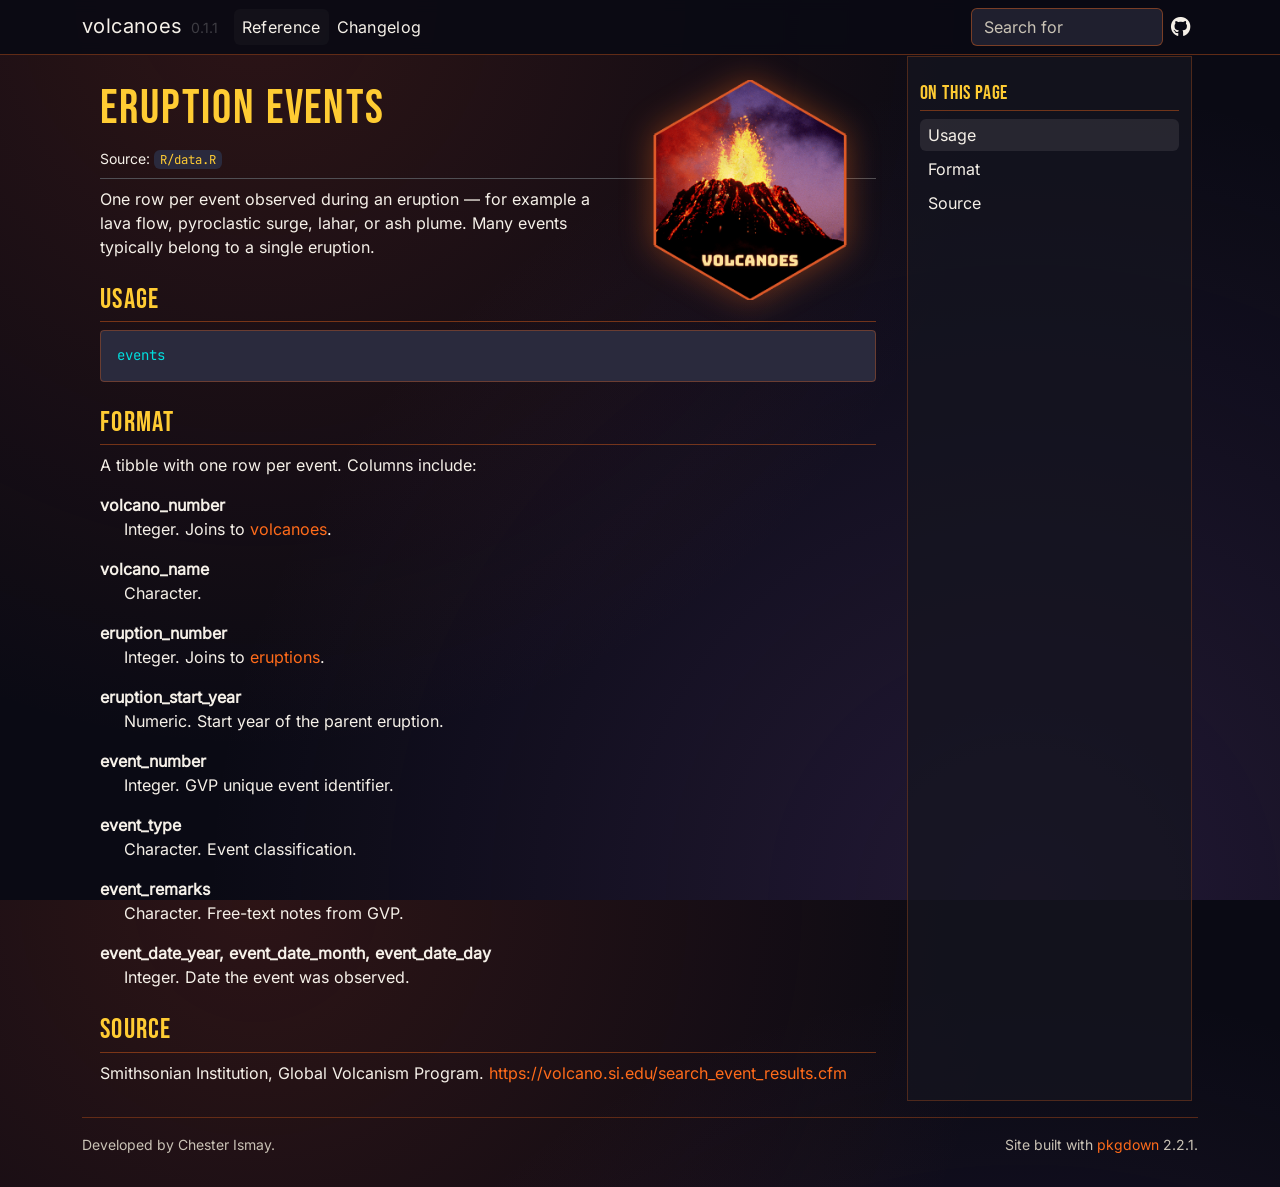
<file: reference/events.html>
<!DOCTYPE html>
<!-- Generated by pkgdown: do not edit by hand --><html lang="en-US"><head><meta http-equiv="Content-Type" content="text/html; charset=UTF-8"><meta charset="utf-8"><meta http-equiv="X-UA-Compatible" content="IE=edge"><meta name="viewport" content="width=device-width, initial-scale=1, shrink-to-fit=no"><title>Eruption events — events • volcanoes</title><!-- favicons --><link rel="icon" type="image/png" sizes="96x96" href="../favicon-96x96.png"><link rel="icon" type="”image/svg+xml”" href="../favicon.svg"><link rel="apple-touch-icon" sizes="180x180" href="../apple-touch-icon.png"><link rel="icon" sizes="any" href="../favicon.ico"><link rel="manifest" href="../site.webmanifest"><script src="../deps/jquery-3.6.0/jquery-3.6.0.min.js"></script><meta name="viewport" content="width=device-width, initial-scale=1, shrink-to-fit=no"><link href="../deps/bootstrap-5.3.8/bootstrap.min.css" rel="stylesheet"><script src="../deps/bootstrap-5.3.8/bootstrap.bundle.min.js"></script><link href="../deps/Inter-0.4.10/font.css" rel="stylesheet"><link href="../deps/JetBrains_Mono-0.4.10/font.css" rel="stylesheet"><link href="../deps/Bebas_Neue-0.4.10/font.css" rel="stylesheet"><link href="../deps/font-awesome-6.5.2/css/all.min.css" rel="stylesheet"><link href="../deps/font-awesome-6.5.2/css/v4-shims.min.css" rel="stylesheet"><script src="../deps/headroom-0.11.0/headroom.min.js"></script><script src="../deps/headroom-0.11.0/jQuery.headroom.min.js"></script><script src="../deps/bootstrap-toc-1.0.1/bootstrap-toc.min.js"></script><script src="../deps/clipboard.js-2.0.11/clipboard.min.js"></script><script src="../deps/search-1.0.0/autocomplete.jquery.min.js"></script><script src="../deps/search-1.0.0/fuse.min.js"></script><script src="../deps/search-1.0.0/mark.min.js"></script><!-- pkgdown --><script src="../pkgdown.js"></script><script src="../extra.js"></script><meta property="og:title" content="Eruption events — events"><meta name="description" content="One row per event observed during an eruption — for example a lava flow,
pyroclastic surge, lahar, or ash plume. Many events typically belong to a
single eruption."><meta property="og:description" content="One row per event observed during an eruption — for example a lava flow,
pyroclastic surge, lahar, or ash plume. Many events typically belong to a
single eruption."><meta property="og:image" content="https://moderndive.github.io/volcanoes/logo.png"></head><body>
    <a href="#main" class="visually-hidden-focusable">Skip to contents</a>


    <nav class="navbar navbar-expand-lg fixed-top bg-dark" data-bs-theme="dark" aria-label="Site navigation"><div class="container">

    <a class="navbar-brand me-2" href="../index.html">volcanoes</a>

    <small class="nav-text text-muted me-auto" data-bs-toggle="tooltip" data-bs-placement="bottom" title="">0.1.1</small>


    <button class="navbar-toggler" type="button" data-bs-toggle="collapse" data-bs-target="#navbar" aria-controls="navbar" aria-expanded="false" aria-label="Toggle navigation">
      <span class="navbar-toggler-icon"></span>
    </button>

    <div id="navbar" class="collapse navbar-collapse ms-3">
      <ul class="navbar-nav me-auto"><li class="active nav-item"><a class="nav-link" href="../reference/index.html">Reference</a></li>
<li class="nav-item"><a class="nav-link" href="../news/index.html">Changelog</a></li>
      </ul><ul class="navbar-nav"><li class="nav-item"><form class="form-inline" role="search">
 <input class="form-control" type="search" name="search-input" id="search-input" autocomplete="off" aria-label="Search site" placeholder="Search for" data-search-index="../search.json"></form></li>
<li class="nav-item"><a class="external-link nav-link" href="https://github.com/moderndive/volcanoes/" aria-label="GitHub"><span class="fa fab fa-github fa-lg"></span></a></li>
      </ul></div>


  </div>
</nav><div class="container template-reference-topic">
<div class="row">
  <main id="main" class="col-md-9"><div class="page-header">
      <img src="../logo.png" class="logo" alt=""><h1>Eruption events</h1>
      <small class="dont-index">Source: <a href="https://github.com/moderndive/volcanoes/blob/main/R/data.R" class="external-link"><code>R/data.R</code></a></small>
      <div class="d-none name"><code>events.Rd</code></div>
    </div>

    <div class="ref-description section level2">
    <p>One row per event observed during an eruption — for example a lava flow,
pyroclastic surge, lahar, or ash plume. Many events typically belong to a
single eruption.</p>
    </div>

    <div class="section level2">
    <h2 id="ref-usage">Usage<a class="anchor" aria-label="anchor" href="#ref-usage"></a></h2>
    <div class="sourceCode"><pre class="sourceCode r"><code><span><span class="va">events</span></span></code></pre></div>
    </div>

    <div class="section level2">
    <h2 id="format">Format<a class="anchor" aria-label="anchor" href="#format"></a></h2>
    <p>A tibble with one row per event. Columns include:</p><dl><dt>volcano_number</dt>
<dd><p>Integer. Joins to <a href="volcanoes.html">volcanoes</a>.</p></dd>

<dt>volcano_name</dt>
<dd><p>Character.</p></dd>

<dt>eruption_number</dt>
<dd><p>Integer. Joins to <a href="eruptions.html">eruptions</a>.</p></dd>

<dt>eruption_start_year</dt>
<dd><p>Numeric. Start year of the parent eruption.</p></dd>

<dt>event_number</dt>
<dd><p>Integer. GVP unique event identifier.</p></dd>

<dt>event_type</dt>
<dd><p>Character. Event classification.</p></dd>

<dt>event_remarks</dt>
<dd><p>Character. Free-text notes from GVP.</p></dd>

<dt>event_date_year, event_date_month, event_date_day</dt>
<dd><p>Integer. Date
the event was observed.</p></dd>


</dl></div>
    <div class="section level2">
    <h2 id="source">Source<a class="anchor" aria-label="anchor" href="#source"></a></h2>
    <p>Smithsonian Institution, Global Volcanism Program.
<a href="https://volcano.si.edu/search_event_results.cfm" class="external-link">https://volcano.si.edu/search_event_results.cfm</a></p>
    </div>

  </main><aside class="col-md-3"><nav id="toc" aria-label="Table of contents"><h2>On this page</h2>
    </nav></aside></div>


    <footer><div class="pkgdown-footer-left">
  <p>Developed by Chester Ismay.</p>
</div>

<div class="pkgdown-footer-right">
  <p>Site built with <a href="https://pkgdown.r-lib.org/" class="external-link">pkgdown</a> 2.2.1.</p>
</div>

    </footer></div>





  </body></html>
</file>
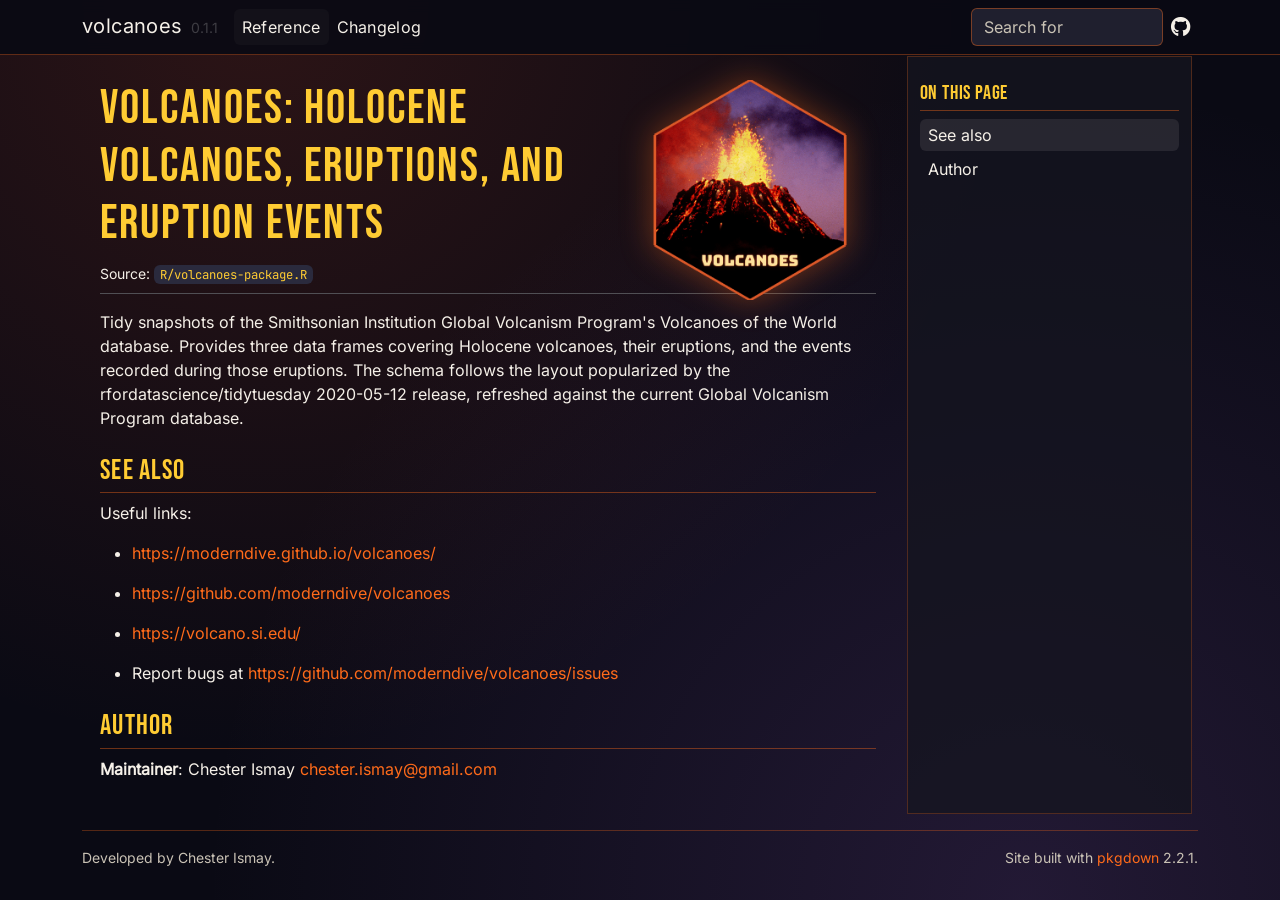
<file: reference/volcanoes-package.html>
<!DOCTYPE html>
<!-- Generated by pkgdown: do not edit by hand --><html lang="en-US"><head><meta http-equiv="Content-Type" content="text/html; charset=UTF-8"><meta charset="utf-8"><meta http-equiv="X-UA-Compatible" content="IE=edge"><meta name="viewport" content="width=device-width, initial-scale=1, shrink-to-fit=no"><title>volcanoes: Holocene Volcanoes, Eruptions, and Eruption Events — volcanoes-package • volcanoes</title><!-- favicons --><link rel="icon" type="image/png" sizes="96x96" href="../favicon-96x96.png"><link rel="icon" type="”image/svg+xml”" href="../favicon.svg"><link rel="apple-touch-icon" sizes="180x180" href="../apple-touch-icon.png"><link rel="icon" sizes="any" href="../favicon.ico"><link rel="manifest" href="../site.webmanifest"><script src="../deps/jquery-3.6.0/jquery-3.6.0.min.js"></script><meta name="viewport" content="width=device-width, initial-scale=1, shrink-to-fit=no"><link href="../deps/bootstrap-5.3.8/bootstrap.min.css" rel="stylesheet"><script src="../deps/bootstrap-5.3.8/bootstrap.bundle.min.js"></script><link href="../deps/Inter-0.4.10/font.css" rel="stylesheet"><link href="../deps/JetBrains_Mono-0.4.10/font.css" rel="stylesheet"><link href="../deps/Bebas_Neue-0.4.10/font.css" rel="stylesheet"><link href="../deps/font-awesome-6.5.2/css/all.min.css" rel="stylesheet"><link href="../deps/font-awesome-6.5.2/css/v4-shims.min.css" rel="stylesheet"><script src="../deps/headroom-0.11.0/headroom.min.js"></script><script src="../deps/headroom-0.11.0/jQuery.headroom.min.js"></script><script src="../deps/bootstrap-toc-1.0.1/bootstrap-toc.min.js"></script><script src="../deps/clipboard.js-2.0.11/clipboard.min.js"></script><script src="../deps/search-1.0.0/autocomplete.jquery.min.js"></script><script src="../deps/search-1.0.0/fuse.min.js"></script><script src="../deps/search-1.0.0/mark.min.js"></script><!-- pkgdown --><script src="../pkgdown.js"></script><script src="../extra.js"></script><meta property="og:title" content="volcanoes: Holocene Volcanoes, Eruptions, and Eruption Events — volcanoes-package"><meta name="description" content="
Tidy snapshots of the Smithsonian Institution Global Volcanism Program's Volcanoes of the World database. Provides three data frames covering Holocene volcanoes, their eruptions, and the events recorded during those eruptions. The schema follows the layout popularized by the rfordatascience/tidytuesday 2020-05-12 release, refreshed against the current Global Volcanism Program database."><meta property="og:description" content="
Tidy snapshots of the Smithsonian Institution Global Volcanism Program's Volcanoes of the World database. Provides three data frames covering Holocene volcanoes, their eruptions, and the events recorded during those eruptions. The schema follows the layout popularized by the rfordatascience/tidytuesday 2020-05-12 release, refreshed against the current Global Volcanism Program database."><meta property="og:image" content="https://moderndive.github.io/volcanoes/logo.png"></head><body>
    <a href="#main" class="visually-hidden-focusable">Skip to contents</a>


    <nav class="navbar navbar-expand-lg fixed-top bg-dark" data-bs-theme="dark" aria-label="Site navigation"><div class="container">

    <a class="navbar-brand me-2" href="../index.html">volcanoes</a>

    <small class="nav-text text-muted me-auto" data-bs-toggle="tooltip" data-bs-placement="bottom" title="">0.1.1</small>


    <button class="navbar-toggler" type="button" data-bs-toggle="collapse" data-bs-target="#navbar" aria-controls="navbar" aria-expanded="false" aria-label="Toggle navigation">
      <span class="navbar-toggler-icon"></span>
    </button>

    <div id="navbar" class="collapse navbar-collapse ms-3">
      <ul class="navbar-nav me-auto"><li class="active nav-item"><a class="nav-link" href="../reference/index.html">Reference</a></li>
<li class="nav-item"><a class="nav-link" href="../news/index.html">Changelog</a></li>
      </ul><ul class="navbar-nav"><li class="nav-item"><form class="form-inline" role="search">
 <input class="form-control" type="search" name="search-input" id="search-input" autocomplete="off" aria-label="Search site" placeholder="Search for" data-search-index="../search.json"></form></li>
<li class="nav-item"><a class="external-link nav-link" href="https://github.com/moderndive/volcanoes/" aria-label="GitHub"><span class="fa fab fa-github fa-lg"></span></a></li>
      </ul></div>


  </div>
</nav><div class="container template-reference-topic">
<div class="row">
  <main id="main" class="col-md-9"><div class="page-header">
      <img src="../logo.png" class="logo" alt=""><h1>volcanoes: Holocene Volcanoes, Eruptions, and Eruption Events</h1>
      <small class="dont-index">Source: <a href="https://github.com/moderndive/volcanoes/blob/main/R/volcanoes-package.R" class="external-link"><code>R/volcanoes-package.R</code></a></small>
      <div class="d-none name"><code>volcanoes-package.Rd</code></div>
    </div>

    <div class="ref-description section level2">
    <p></p>
<p>Tidy snapshots of the Smithsonian Institution Global Volcanism Program's Volcanoes of the World database. Provides three data frames covering Holocene volcanoes, their eruptions, and the events recorded during those eruptions. The schema follows the layout popularized by the rfordatascience/tidytuesday 2020-05-12 release, refreshed against the current Global Volcanism Program database.</p>
    </div>


    <div class="section level2">
    <h2 id="see-also">See also<a class="anchor" aria-label="anchor" href="#see-also"></a></h2>
    <div class="dont-index"><p>Useful links:</p><ul><li><p><a href="https://moderndive.github.io/volcanoes/">https://moderndive.github.io/volcanoes/</a></p></li>
<li><p><a href="https://github.com/moderndive/volcanoes" class="external-link">https://github.com/moderndive/volcanoes</a></p></li>
<li><p><a href="https://volcano.si.edu/" class="external-link">https://volcano.si.edu/</a></p></li>
<li><p>Report bugs at <a href="https://github.com/moderndive/volcanoes/issues" class="external-link">https://github.com/moderndive/volcanoes/issues</a></p></li>
</ul></div>
    </div>
    <div class="section level2">
    <h2 id="author">Author<a class="anchor" aria-label="anchor" href="#author"></a></h2>
    <p><strong>Maintainer</strong>: Chester Ismay <a href="mailto:chester.ismay@gmail.com">chester.ismay@gmail.com</a></p>
    </div>

  </main><aside class="col-md-3"><nav id="toc" aria-label="Table of contents"><h2>On this page</h2>
    </nav></aside></div>


    <footer><div class="pkgdown-footer-left">
  <p>Developed by Chester Ismay.</p>
</div>

<div class="pkgdown-footer-right">
  <p>Site built with <a href="https://pkgdown.r-lib.org/" class="external-link">pkgdown</a> 2.2.1.</p>
</div>

    </footer></div>





  </body></html>
</file>
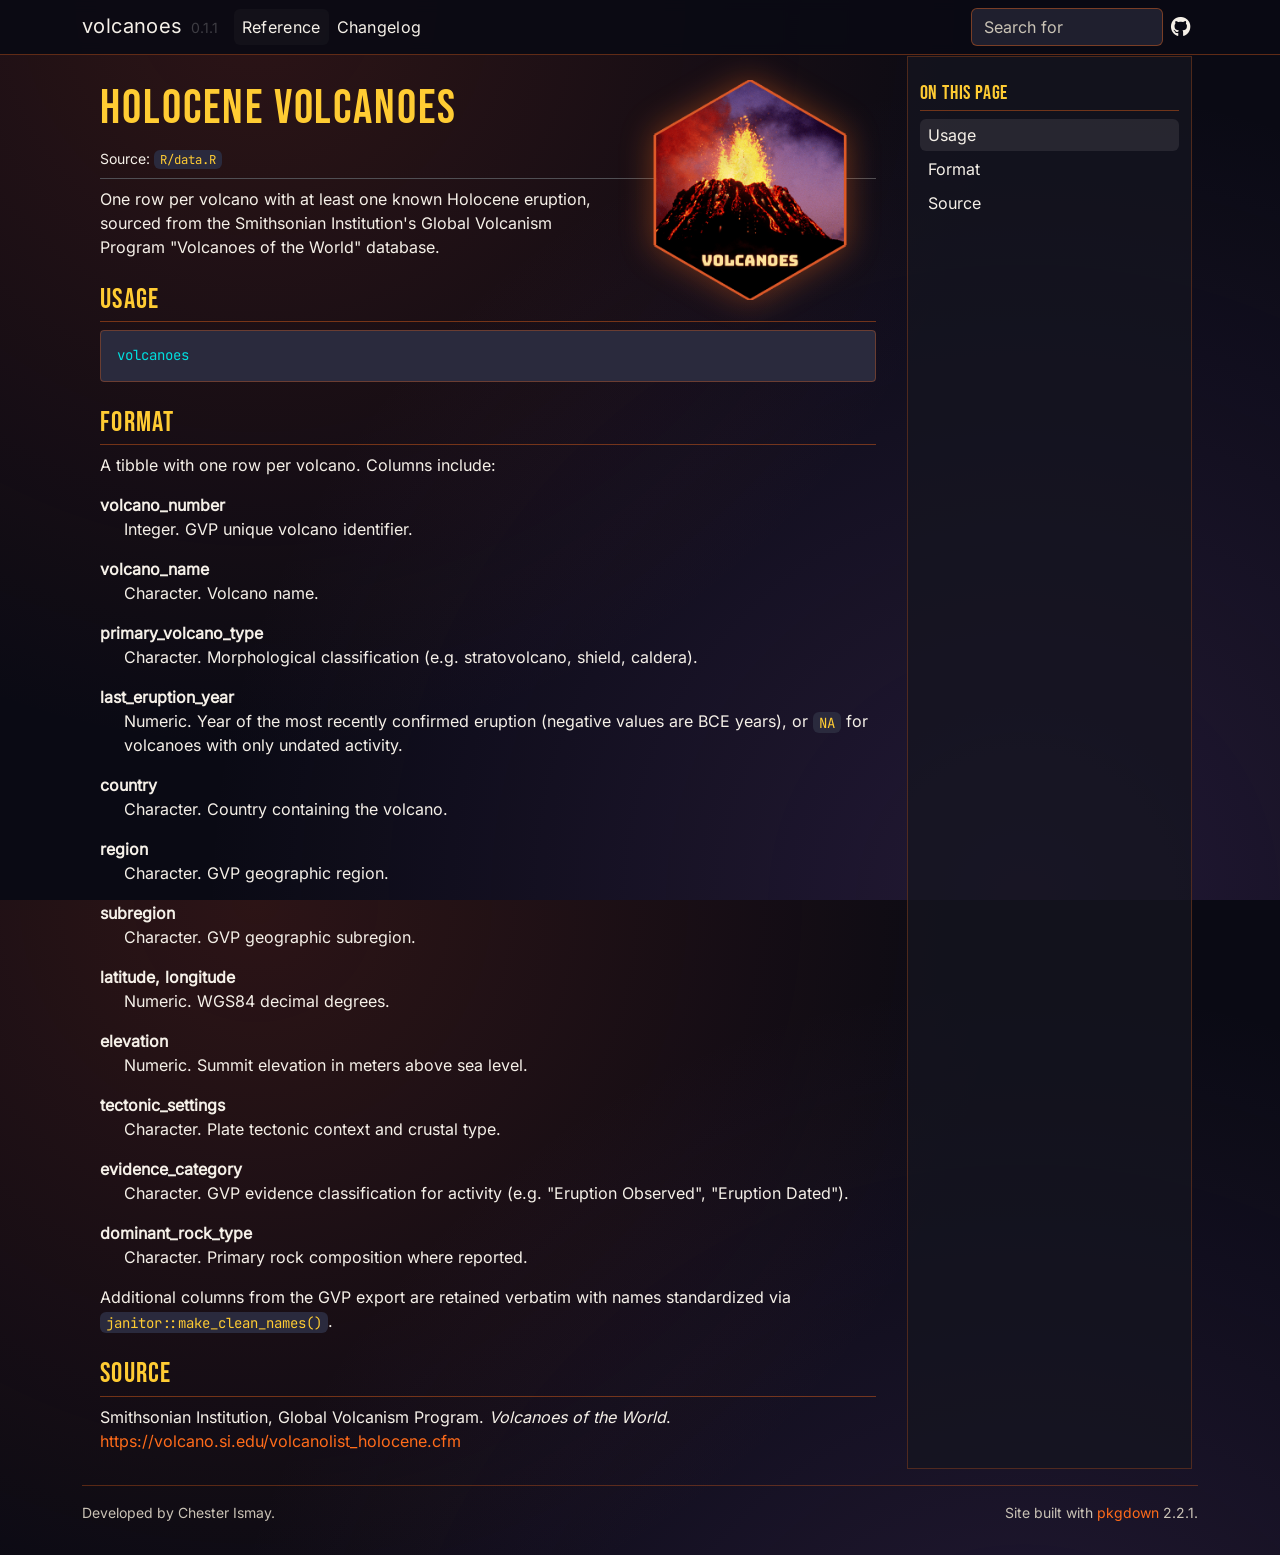
<file: reference/volcanoes.html>
<!DOCTYPE html>
<!-- Generated by pkgdown: do not edit by hand --><html lang="en-US"><head><meta http-equiv="Content-Type" content="text/html; charset=UTF-8"><meta charset="utf-8"><meta http-equiv="X-UA-Compatible" content="IE=edge"><meta name="viewport" content="width=device-width, initial-scale=1, shrink-to-fit=no"><title>Holocene volcanoes — volcanoes • volcanoes</title><!-- favicons --><link rel="icon" type="image/png" sizes="96x96" href="../favicon-96x96.png"><link rel="icon" type="”image/svg+xml”" href="../favicon.svg"><link rel="apple-touch-icon" sizes="180x180" href="../apple-touch-icon.png"><link rel="icon" sizes="any" href="../favicon.ico"><link rel="manifest" href="../site.webmanifest"><script src="../deps/jquery-3.6.0/jquery-3.6.0.min.js"></script><meta name="viewport" content="width=device-width, initial-scale=1, shrink-to-fit=no"><link href="../deps/bootstrap-5.3.8/bootstrap.min.css" rel="stylesheet"><script src="../deps/bootstrap-5.3.8/bootstrap.bundle.min.js"></script><link href="../deps/Inter-0.4.10/font.css" rel="stylesheet"><link href="../deps/JetBrains_Mono-0.4.10/font.css" rel="stylesheet"><link href="../deps/Bebas_Neue-0.4.10/font.css" rel="stylesheet"><link href="../deps/font-awesome-6.5.2/css/all.min.css" rel="stylesheet"><link href="../deps/font-awesome-6.5.2/css/v4-shims.min.css" rel="stylesheet"><script src="../deps/headroom-0.11.0/headroom.min.js"></script><script src="../deps/headroom-0.11.0/jQuery.headroom.min.js"></script><script src="../deps/bootstrap-toc-1.0.1/bootstrap-toc.min.js"></script><script src="../deps/clipboard.js-2.0.11/clipboard.min.js"></script><script src="../deps/search-1.0.0/autocomplete.jquery.min.js"></script><script src="../deps/search-1.0.0/fuse.min.js"></script><script src="../deps/search-1.0.0/mark.min.js"></script><!-- pkgdown --><script src="../pkgdown.js"></script><script src="../extra.js"></script><meta property="og:title" content="Holocene volcanoes — volcanoes"><meta name="description" content="One row per volcano with at least one known Holocene eruption, sourced from
the Smithsonian Institution's Global Volcanism Program &quot;Volcanoes of the
World&quot; database."><meta property="og:description" content="One row per volcano with at least one known Holocene eruption, sourced from
the Smithsonian Institution's Global Volcanism Program &quot;Volcanoes of the
World&quot; database."><meta property="og:image" content="https://moderndive.github.io/volcanoes/logo.png"></head><body>
    <a href="#main" class="visually-hidden-focusable">Skip to contents</a>


    <nav class="navbar navbar-expand-lg fixed-top bg-dark" data-bs-theme="dark" aria-label="Site navigation"><div class="container">

    <a class="navbar-brand me-2" href="../index.html">volcanoes</a>

    <small class="nav-text text-muted me-auto" data-bs-toggle="tooltip" data-bs-placement="bottom" title="">0.1.1</small>


    <button class="navbar-toggler" type="button" data-bs-toggle="collapse" data-bs-target="#navbar" aria-controls="navbar" aria-expanded="false" aria-label="Toggle navigation">
      <span class="navbar-toggler-icon"></span>
    </button>

    <div id="navbar" class="collapse navbar-collapse ms-3">
      <ul class="navbar-nav me-auto"><li class="active nav-item"><a class="nav-link" href="../reference/index.html">Reference</a></li>
<li class="nav-item"><a class="nav-link" href="../news/index.html">Changelog</a></li>
      </ul><ul class="navbar-nav"><li class="nav-item"><form class="form-inline" role="search">
 <input class="form-control" type="search" name="search-input" id="search-input" autocomplete="off" aria-label="Search site" placeholder="Search for" data-search-index="../search.json"></form></li>
<li class="nav-item"><a class="external-link nav-link" href="https://github.com/moderndive/volcanoes/" aria-label="GitHub"><span class="fa fab fa-github fa-lg"></span></a></li>
      </ul></div>


  </div>
</nav><div class="container template-reference-topic">
<div class="row">
  <main id="main" class="col-md-9"><div class="page-header">
      <img src="../logo.png" class="logo" alt=""><h1>Holocene volcanoes</h1>
      <small class="dont-index">Source: <a href="https://github.com/moderndive/volcanoes/blob/main/R/data.R" class="external-link"><code>R/data.R</code></a></small>
      <div class="d-none name"><code>volcanoes.Rd</code></div>
    </div>

    <div class="ref-description section level2">
    <p>One row per volcano with at least one known Holocene eruption, sourced from
the Smithsonian Institution's Global Volcanism Program "Volcanoes of the
World" database.</p>
    </div>

    <div class="section level2">
    <h2 id="ref-usage">Usage<a class="anchor" aria-label="anchor" href="#ref-usage"></a></h2>
    <div class="sourceCode"><pre class="sourceCode r"><code><span><span class="va">volcanoes</span></span></code></pre></div>
    </div>

    <div class="section level2">
    <h2 id="format">Format<a class="anchor" aria-label="anchor" href="#format"></a></h2>
    <p>A tibble with one row per volcano. Columns include:</p><dl><dt>volcano_number</dt>
<dd><p>Integer. GVP unique volcano identifier.</p></dd>

<dt>volcano_name</dt>
<dd><p>Character. Volcano name.</p></dd>

<dt>primary_volcano_type</dt>
<dd><p>Character. Morphological classification
(e.g. stratovolcano, shield, caldera).</p></dd>

<dt>last_eruption_year</dt>
<dd><p>Numeric. Year of the most recently confirmed
eruption (negative values are BCE years), or <code>NA</code> for volcanoes with
only undated activity.</p></dd>

<dt>country</dt>
<dd><p>Character. Country containing the volcano.</p></dd>

<dt>region</dt>
<dd><p>Character. GVP geographic region.</p></dd>

<dt>subregion</dt>
<dd><p>Character. GVP geographic subregion.</p></dd>

<dt>latitude, longitude</dt>
<dd><p>Numeric. WGS84 decimal degrees.</p></dd>

<dt>elevation</dt>
<dd><p>Numeric. Summit elevation in meters above sea level.</p></dd>

<dt>tectonic_settings</dt>
<dd><p>Character. Plate tectonic context and crustal
type.</p></dd>

<dt>evidence_category</dt>
<dd><p>Character. GVP evidence classification for
activity (e.g. "Eruption Observed", "Eruption Dated").</p></dd>

<dt>dominant_rock_type</dt>
<dd><p>Character. Primary rock composition where
reported.</p></dd>


</dl><p>Additional columns from the GVP export are retained verbatim with names
standardized via <code><a href="https://sfirke.github.io/janitor/reference/make_clean_names.html" class="external-link">janitor::make_clean_names()</a></code>.</p>
    </div>
    <div class="section level2">
    <h2 id="source">Source<a class="anchor" aria-label="anchor" href="#source"></a></h2>
    <p>Smithsonian Institution, Global Volcanism Program. <em>Volcanoes of
the World</em>. <a href="https://volcano.si.edu/volcanolist_holocene.cfm" class="external-link">https://volcano.si.edu/volcanolist_holocene.cfm</a></p>
    </div>

  </main><aside class="col-md-3"><nav id="toc" aria-label="Table of contents"><h2>On this page</h2>
    </nav></aside></div>


    <footer><div class="pkgdown-footer-left">
  <p>Developed by Chester Ismay.</p>
</div>

<div class="pkgdown-footer-right">
  <p>Site built with <a href="https://pkgdown.r-lib.org/" class="external-link">pkgdown</a> 2.2.1.</p>
</div>

    </footer></div>





  </body></html>
</file>
<file: deps/Inter-0.4.10/font.css>
/* cyrillic-ext */
@font-face {
  font-family: 'Inter';
  font-style: normal;
  font-weight: 400;
  font-display: swap;
  src: url(UcCO3FwrK3iLTeHuS_nVMrMxCp50SjIw2boKoduKmMEVuLyfAZJhiI2B.woff2) format('woff2');
  unicode-range: U+0460-052F, U+1C80-1C8A, U+20B4, U+2DE0-2DFF, U+A640-A69F, U+FE2E-FE2F;
}
/* cyrillic */
@font-face {
  font-family: 'Inter';
  font-style: normal;
  font-weight: 400;
  font-display: swap;
  src: url(UcCO3FwrK3iLTeHuS_nVMrMxCp50SjIw2boKoduKmMEVuLyfAZthiI2B.woff2) format('woff2');
  unicode-range: U+0301, U+0400-045F, U+0490-0491, U+04B0-04B1, U+2116;
}
/* greek-ext */
@font-face {
  font-family: 'Inter';
  font-style: normal;
  font-weight: 400;
  font-display: swap;
  src: url(UcCO3FwrK3iLTeHuS_nVMrMxCp50SjIw2boKoduKmMEVuLyfAZNhiI2B.woff2) format('woff2');
  unicode-range: U+1F00-1FFF;
}
/* greek */
@font-face {
  font-family: 'Inter';
  font-style: normal;
  font-weight: 400;
  font-display: swap;
  src: url(UcCO3FwrK3iLTeHuS_nVMrMxCp50SjIw2boKoduKmMEVuLyfAZxhiI2B.woff2) format('woff2');
  unicode-range: U+0370-0377, U+037A-037F, U+0384-038A, U+038C, U+038E-03A1, U+03A3-03FF;
}
/* vietnamese */
@font-face {
  font-family: 'Inter';
  font-style: normal;
  font-weight: 400;
  font-display: swap;
  src: url(UcCO3FwrK3iLTeHuS_nVMrMxCp50SjIw2boKoduKmMEVuLyfAZBhiI2B.woff2) format('woff2');
  unicode-range: U+0102-0103, U+0110-0111, U+0128-0129, U+0168-0169, U+01A0-01A1, U+01AF-01B0, U+0300-0301, U+0303-0304, U+0308-0309, U+0323, U+0329, U+1EA0-1EF9, U+20AB;
}
/* latin-ext */
@font-face {
  font-family: 'Inter';
  font-style: normal;
  font-weight: 400;
  font-display: swap;
  src: url(UcCO3FwrK3iLTeHuS_nVMrMxCp50SjIw2boKoduKmMEVuLyfAZFhiI2B.woff2) format('woff2');
  unicode-range: U+0100-02BA, U+02BD-02C5, U+02C7-02CC, U+02CE-02D7, U+02DD-02FF, U+0304, U+0308, U+0329, U+1D00-1DBF, U+1E00-1E9F, U+1EF2-1EFF, U+2020, U+20A0-20AB, U+20AD-20C4, U+2113, U+2C60-2C7F, U+A720-A7FF;
}
/* latin */
@font-face {
  font-family: 'Inter';
  font-style: normal;
  font-weight: 400;
  font-display: swap;
  src: url(UcCO3FwrK3iLTeHuS_nVMrMxCp50SjIw2boKoduKmMEVuLyfAZ9hiA.woff2) format('woff2');
  unicode-range: U+0000-00FF, U+0131, U+0152-0153, U+02BB-02BC, U+02C6, U+02DA, U+02DC, U+0304, U+0308, U+0329, U+2000-206F, U+20AC, U+2122, U+2191, U+2193, U+2212, U+2215, U+FEFF, U+FFFD;
}
</file>
<file: deps/JetBrains_Mono-0.4.10/font.css>
/* cyrillic-ext */
@font-face {
  font-family: 'JetBrains Mono';
  font-style: normal;
  font-weight: 400;
  font-display: swap;
  src: url(tDbY2o-flEEny0FZhsfKu5WU4zr3E_BX0PnT8RD8yKxTN1OVgaY.woff2) format('woff2');
  unicode-range: U+0460-052F, U+1C80-1C8A, U+20B4, U+2DE0-2DFF, U+A640-A69F, U+FE2E-FE2F;
}
/* cyrillic */
@font-face {
  font-family: 'JetBrains Mono';
  font-style: normal;
  font-weight: 400;
  font-display: swap;
  src: url(tDbY2o-flEEny0FZhsfKu5WU4zr3E_BX0PnT8RD8yKxTPlOVgaY.woff2) format('woff2');
  unicode-range: U+0301, U+0400-045F, U+0490-0491, U+04B0-04B1, U+2116;
}
/* greek */
@font-face {
  font-family: 'JetBrains Mono';
  font-style: normal;
  font-weight: 400;
  font-display: swap;
  src: url(tDbY2o-flEEny0FZhsfKu5WU4zr3E_BX0PnT8RD8yKxTOVOVgaY.woff2) format('woff2');
  unicode-range: U+0370-0377, U+037A-037F, U+0384-038A, U+038C, U+038E-03A1, U+03A3-03FF;
}
/* vietnamese */
@font-face {
  font-family: 'JetBrains Mono';
  font-style: normal;
  font-weight: 400;
  font-display: swap;
  src: url(tDbY2o-flEEny0FZhsfKu5WU4zr3E_BX0PnT8RD8yKxTNVOVgaY.woff2) format('woff2');
  unicode-range: U+0102-0103, U+0110-0111, U+0128-0129, U+0168-0169, U+01A0-01A1, U+01AF-01B0, U+0300-0301, U+0303-0304, U+0308-0309, U+0323, U+0329, U+1EA0-1EF9, U+20AB;
}
/* latin-ext */
@font-face {
  font-family: 'JetBrains Mono';
  font-style: normal;
  font-weight: 400;
  font-display: swap;
  src: url(tDbY2o-flEEny0FZhsfKu5WU4zr3E_BX0PnT8RD8yKxTNFOVgaY.woff2) format('woff2');
  unicode-range: U+0100-02BA, U+02BD-02C5, U+02C7-02CC, U+02CE-02D7, U+02DD-02FF, U+0304, U+0308, U+0329, U+1D00-1DBF, U+1E00-1E9F, U+1EF2-1EFF, U+2020, U+20A0-20AB, U+20AD-20C4, U+2113, U+2C60-2C7F, U+A720-A7FF;
}
/* latin */
@font-face {
  font-family: 'JetBrains Mono';
  font-style: normal;
  font-weight: 400;
  font-display: swap;
  src: url(tDbY2o-flEEny0FZhsfKu5WU4zr3E_BX0PnT8RD8yKxTOlOV.woff2) format('woff2');
  unicode-range: U+0000-00FF, U+0131, U+0152-0153, U+02BB-02BC, U+02C6, U+02DA, U+02DC, U+0304, U+0308, U+0329, U+2000-206F, U+20AC, U+2122, U+2191, U+2193, U+2212, U+2215, U+FEFF, U+FFFD;
}
</file>
<file: deps/Bebas_Neue-0.4.10/font.css>
/* latin-ext */
@font-face {
  font-family: 'Bebas Neue';
  font-style: normal;
  font-weight: 400;
  font-display: swap;
  src: url(JTUSjIg69CK48gW7PXoo9Wdhyzbi.woff2) format('woff2');
  unicode-range: U+0100-02BA, U+02BD-02C5, U+02C7-02CC, U+02CE-02D7, U+02DD-02FF, U+0304, U+0308, U+0329, U+1D00-1DBF, U+1E00-1E9F, U+1EF2-1EFF, U+2020, U+20A0-20AB, U+20AD-20C4, U+2113, U+2C60-2C7F, U+A720-A7FF;
}
/* latin */
@font-face {
  font-family: 'Bebas Neue';
  font-style: normal;
  font-weight: 400;
  font-display: swap;
  src: url(JTUSjIg69CK48gW7PXoo9Wlhyw.woff2) format('woff2');
  unicode-range: U+0000-00FF, U+0131, U+0152-0153, U+02BB-02BC, U+02C6, U+02DA, U+02DC, U+0304, U+0308, U+0329, U+2000-206F, U+20AC, U+2122, U+2191, U+2193, U+2212, U+2215, U+FEFF, U+FFFD;
}
</file>
<file: deps/font-awesome-6.5.2/css/v4-shims.min.css>
/*!
 * Font Awesome Free 6.5.2 by @fontawesome - https://fontawesome.com
 * License - https://fontawesome.com/license/free (Icons: CC BY 4.0, Fonts: SIL OFL 1.1, Code: MIT License)
 * Copyright 2024 Fonticons, Inc.
 */
.fa.fa-glass:before{content:"\f000"}.fa.fa-envelope-o{font-family:"Font Awesome 6 Free";font-weight:400}.fa.fa-envelope-o:before{content:"\f0e0"}.fa.fa-star-o{font-family:"Font Awesome 6 Free";font-weight:400}.fa.fa-star-o:before{content:"\f005"}.fa.fa-close:before,.fa.fa-remove:before{content:"\f00d"}.fa.fa-gear:before{content:"\f013"}.fa.fa-trash-o{font-family:"Font Awesome 6 Free";font-weight:400}.fa.fa-trash-o:before{content:"\f2ed"}.fa.fa-home:before{content:"\f015"}.fa.fa-file-o{font-family:"Font Awesome 6 Free";font-weight:400}.fa.fa-file-o:before{content:"\f15b"}.fa.fa-clock-o{font-family:"Font Awesome 6 Free";font-weight:400}.fa.fa-clock-o:before{content:"\f017"}.fa.fa-arrow-circle-o-down{font-family:"Font Awesome 6 Free";font-weight:400}.fa.fa-arrow-circle-o-down:before{content:"\f358"}.fa.fa-arrow-circle-o-up{font-family:"Font Awesome 6 Free";font-weight:400}.fa.fa-arrow-circle-o-up:before{content:"\f35b"}.fa.fa-play-circle-o{font-family:"Font Awesome 6 Free";font-weight:400}.fa.fa-play-circle-o:before{content:"\f144"}.fa.fa-repeat:before,.fa.fa-rotate-right:before{content:"\f01e"}.fa.fa-refresh:before{content:"\f021"}.fa.fa-list-alt{font-family:"Font Awesome 6 Free";font-weight:400}.fa.fa-list-alt:before{content:"\f022"}.fa.fa-dedent:before{content:"\f03b"}.fa.fa-video-camera:before{content:"\f03d"}.fa.fa-picture-o{font-family:"Font Awesome 6 Free";font-weight:400}.fa.fa-picture-o:before{content:"\f03e"}.fa.fa-photo{font-family:"Font Awesome 6 Free";font-weight:400}.fa.fa-photo:before{content:"\f03e"}.fa.fa-image{font-family:"Font Awesome 6 Free";font-weight:400}.fa.fa-image:before{content:"\f03e"}.fa.fa-map-marker:before{content:"\f3c5"}.fa.fa-pencil-square-o{font-family:"Font Awesome 6 Free";font-weight:400}.fa.fa-pencil-square-o:before{content:"\f044"}.fa.fa-edit{font-family:"Font Awesome 6 Free";font-weight:400}.fa.fa-edit:before{content:"\f044"}.fa.fa-share-square-o:before{content:"\f14d"}.fa.fa-check-square-o{font-family:"Font Awesome 6 Free";font-weight:400}.fa.fa-check-square-o:before{content:"\f14a"}.fa.fa-arrows:before{content:"\f0b2"}.fa.fa-times-circle-o{font-family:"Font Awesome 6 Free";font-weight:400}.fa.fa-times-circle-o:before{content:"\f057"}.fa.fa-check-circle-o{font-family:"Font Awesome 6 Free";font-weight:400}.fa.fa-check-circle-o:before{content:"\f058"}.fa.fa-mail-forward:before{content:"\f064"}.fa.fa-expand:before{content:"\f424"}.fa.fa-compress:before{content:"\f422"}.fa.fa-eye,.fa.fa-eye-slash{font-family:"Font Awesome 6 Free";font-weight:400}.fa.fa-warning:before{content:"\f071"}.fa.fa-calendar:before{content:"\f073"}.fa.fa-arrows-v:before{content:"\f338"}.fa.fa-arrows-h:before{content:"\f337"}.fa.fa-bar-chart-o:before,.fa.fa-bar-chart:before{content:"\e0e3"}.fa.fa-twitter-square{font-family:"Font Awesome 6 Brands";font-weight:400}.fa.fa-twitter-square:before{content:"\f081"}.fa.fa-facebook-square{font-family:"Font Awesome 6 Brands";font-weight:400}.fa.fa-facebook-square:before{content:"\f082"}.fa.fa-gears:before{content:"\f085"}.fa.fa-thumbs-o-up{font-family:"Font Awesome 6 Free";font-weight:400}.fa.fa-thumbs-o-up:before{content:"\f164"}.fa.fa-thumbs-o-down{font-family:"Font Awesome 6 Free";font-weight:400}.fa.fa-thumbs-o-down:before{content:"\f165"}.fa.fa-heart-o{font-family:"Font Awesome 6 Free";font-weight:400}.fa.fa-heart-o:before{content:"\f004"}.fa.fa-sign-out:before{content:"\f2f5"}.fa.fa-linkedin-square{font-family:"Font Awesome 6 Brands";font-weight:400}.fa.fa-linkedin-square:before{content:"\f08c"}.fa.fa-thumb-tack:before{content:"\f08d"}.fa.fa-external-link:before{content:"\f35d"}.fa.fa-sign-in:before{content:"\f2f6"}.fa.fa-github-square{font-family:"Font Awesome 6 Brands";font-weight:400}.fa.fa-github-square:before{content:"\f092"}.fa.fa-lemon-o{font-family:"Font Awesome 6 Free";font-weight:400}.fa.fa-lemon-o:before{content:"\f094"}.fa.fa-square-o{font-family:"Font Awesome 6 Free";font-weight:400}.fa.fa-square-o:before{content:"\f0c8"}.fa.fa-bookmark-o{font-family:"Font Awesome 6 Free";font-weight:400}.fa.fa-bookmark-o:before{content:"\f02e"}.fa.fa-facebook,.fa.fa-twitter{font-family:"Font Awesome 6 Brands";font-weight:400}.fa.fa-facebook:before{content:"\f39e"}.fa.fa-facebook-f{font-family:"Font Awesome 6 Brands";font-weight:400}.fa.fa-facebook-f:before{content:"\f39e"}.fa.fa-github{font-family:"Font Awesome 6 Brands";font-weight:400}.fa.fa-credit-card{font-family:"Font Awesome 6 Free";font-weight:400}.fa.fa-feed:before{content:"\f09e"}.fa.fa-hdd-o{font-family:"Font Awesome 6 Free";font-weight:400}.fa.fa-hdd-o:before{content:"\f0a0"}.fa.fa-hand-o-right{font-family:"Font Awesome 6 Free";font-weight:400}.fa.fa-hand-o-right:before{content:"\f0a4"}.fa.fa-hand-o-left{font-family:"Font Awesome 6 Free";font-weight:400}.fa.fa-hand-o-left:before{content:"\f0a5"}.fa.fa-hand-o-up{font-family:"Font Awesome 6 Free";font-weight:400}.fa.fa-hand-o-up:before{content:"\f0a6"}.fa.fa-hand-o-down{font-family:"Font Awesome 6 Free";font-weight:400}.fa.fa-hand-o-down:before{content:"\f0a7"}.fa.fa-globe:before{content:"\f57d"}.fa.fa-tasks:before{content:"\f828"}.fa.fa-arrows-alt:before{content:"\f31e"}.fa.fa-group:before{content:"\f0c0"}.fa.fa-chain:before{content:"\f0c1"}.fa.fa-cut:before{content:"\f0c4"}.fa.fa-files-o{font-family:"Font Awesome 6 Free";font-weight:400}.fa.fa-files-o:before{content:"\f0c5"}.fa.fa-floppy-o{font-family:"Font Awesome 6 Free";font-weight:400}.fa.fa-floppy-o:before{content:"\f0c7"}.fa.fa-save{font-family:"Font Awesome 6 Free";font-weight:400}.fa.fa-save:before{content:"\f0c7"}.fa.fa-navicon:before,.fa.fa-reorder:before{content:"\f0c9"}.fa.fa-magic:before{content:"\e2ca"}.fa.fa-pinterest,.fa.fa-pinterest-square{font-family:"Font Awesome 6 Brands";font-weight:400}.fa.fa-pinterest-square:before{content:"\f0d3"}.fa.fa-google-plus-square{font-family:"Font Awesome 6 Brands";font-weight:400}.fa.fa-google-plus-square:before{content:"\f0d4"}.fa.fa-google-plus{font-family:"Font Awesome 6 Brands";font-weight:400}.fa.fa-google-plus:before{content:"\f0d5"}.fa.fa-money:before{content:"\f3d1"}.fa.fa-unsorted:before{content:"\f0dc"}.fa.fa-sort-desc:before{content:"\f0dd"}.fa.fa-sort-asc:before{content:"\f0de"}.fa.fa-linkedin{font-family:"Font Awesome 6 Brands";font-weight:400}.fa.fa-linkedin:before{content:"\f0e1"}.fa.fa-rotate-left:before{content:"\f0e2"}.fa.fa-legal:before{content:"\f0e3"}.fa.fa-dashboard:before,.fa.fa-tachometer:before{content:"\f625"}.fa.fa-comment-o{font-family:"Font Awesome 6 Free";font-weight:400}.fa.fa-comment-o:before{content:"\f075"}.fa.fa-comments-o{font-family:"Font Awesome 6 Free";font-weight:400}.fa.fa-comments-o:before{content:"\f086"}.fa.fa-flash:before{content:"\f0e7"}.fa.fa-clipboard:before{content:"\f0ea"}.fa.fa-lightbulb-o{font-family:"Font Awesome 6 Free";font-weight:400}.fa.fa-lightbulb-o:before{content:"\f0eb"}.fa.fa-exchange:before{content:"\f362"}.fa.fa-cloud-download:before{content:"\f0ed"}.fa.fa-cloud-upload:before{content:"\f0ee"}.fa.fa-bell-o{font-family:"Font Awesome 6 Free";font-weight:400}.fa.fa-bell-o:before{content:"\f0f3"}.fa.fa-cutlery:before{content:"\f2e7"}.fa.fa-file-text-o{font-family:"Font Awesome 6 Free";font-weight:400}.fa.fa-file-text-o:before{content:"\f15c"}.fa.fa-building-o{font-family:"Font Awesome 6 Free";font-weight:400}.fa.fa-building-o:before{content:"\f1ad"}.fa.fa-hospital-o{font-family:"Font Awesome 6 Free";font-weight:400}.fa.fa-hospital-o:before{content:"\f0f8"}.fa.fa-tablet:before{content:"\f3fa"}.fa.fa-mobile-phone:before,.fa.fa-mobile:before{content:"\f3cd"}.fa.fa-circle-o{font-family:"Font Awesome 6 Free";font-weight:400}.fa.fa-circle-o:before{content:"\f111"}.fa.fa-mail-reply:before{content:"\f3e5"}.fa.fa-github-alt{font-family:"Font Awesome 6 Brands";font-weight:400}.fa.fa-folder-o{font-family:"Font Awesome 6 Free";font-weight:400}.fa.fa-folder-o:before{content:"\f07b"}.fa.fa-folder-open-o{font-family:"Font Awesome 6 Free";font-weight:400}.fa.fa-folder-open-o:before{content:"\f07c"}.fa.fa-smile-o{font-family:"Font Awesome 6 Free";font-weight:400}.fa.fa-smile-o:before{content:"\f118"}.fa.fa-frown-o{font-family:"Font Awesome 6 Free";font-weight:400}.fa.fa-frown-o:before{content:"\f119"}.fa.fa-meh-o{font-family:"Font Awesome 6 Free";font-weight:400}.fa.fa-meh-o:before{content:"\f11a"}.fa.fa-keyboard-o{font-family:"Font Awesome 6 Free";font-weight:400}.fa.fa-keyboard-o:before{content:"\f11c"}.fa.fa-flag-o{font-family:"Font Awesome 6 Free";font-weight:400}.fa.fa-flag-o:before{content:"\f024"}.fa.fa-mail-reply-all:before{content:"\f122"}.fa.fa-star-half-o{font-family:"Font Awesome 6 Free";font-weight:400}.fa.fa-star-half-o:before{content:"\f5c0"}.fa.fa-star-half-empty{font-family:"Font Awesome 6 Free";font-weight:400}.fa.fa-star-half-empty:before{content:"\f5c0"}.fa.fa-star-half-full{font-family:"Font Awesome 6 Free";font-weight:400}.fa.fa-star-half-full:before{content:"\f5c0"}.fa.fa-code-fork:before{content:"\f126"}.fa.fa-chain-broken:before,.fa.fa-unlink:before{content:"\f127"}.fa.fa-calendar-o{font-family:"Font Awesome 6 Free";font-weight:400}.fa.fa-calendar-o:before{content:"\f133"}.fa.fa-css3,.fa.fa-html5,.fa.fa-maxcdn{font-family:"Font Awesome 6 Brands";font-weight:400}.fa.fa-unlock-alt:before{content:"\f09c"}.fa.fa-minus-square-o{font-family:"Font Awesome 6 Free";font-weight:400}.fa.fa-minus-square-o:before{content:"\f146"}.fa.fa-level-up:before{content:"\f3bf"}.fa.fa-level-down:before{content:"\f3be"}.fa.fa-pencil-square:before{content:"\f14b"}.fa.fa-external-link-square:before{content:"\f360"}.fa.fa-compass{font-family:"Font Awesome 6 Free";font-weight:400}.fa.fa-caret-square-o-down{font-family:"Font Awesome 6 Free";font-weight:400}.fa.fa-caret-square-o-down:before{content:"\f150"}.fa.fa-toggle-down{font-family:"Font Awesome 6 Free";font-weight:400}.fa.fa-toggle-down:before{content:"\f150"}.fa.fa-caret-square-o-up{font-family:"Font Awesome 6 Free";font-weight:400}.fa.fa-caret-square-o-up:before{content:"\f151"}.fa.fa-toggle-up{font-family:"Font Awesome 6 Free";font-weight:400}.fa.fa-toggle-up:before{content:"\f151"}.fa.fa-caret-square-o-right{font-family:"Font Awesome 6 Free";font-weight:400}.fa.fa-caret-square-o-right:before{content:"\f152"}.fa.fa-toggle-right{font-family:"Font Awesome 6 Free";font-weight:400}.fa.fa-toggle-right:before{content:"\f152"}.fa.fa-eur:before,.fa.fa-euro:before{content:"\f153"}.fa.fa-gbp:before{content:"\f154"}.fa.fa-dollar:before,.fa.fa-usd:before{content:"\24"}.fa.fa-inr:before,.fa.fa-rupee:before{content:"\e1bc"}.fa.fa-cny:before,.fa.fa-jpy:before,.fa.fa-rmb:before,.fa.fa-yen:before{content:"\f157"}.fa.fa-rouble:before,.fa.fa-rub:before,.fa.fa-ruble:before{content:"\f158"}.fa.fa-krw:before,.fa.fa-won:before{content:"\f159"}.fa.fa-bitcoin,.fa.fa-btc{font-family:"Font Awesome 6 Brands";font-weight:400}.fa.fa-bitcoin:before{content:"\f15a"}.fa.fa-file-text:before{content:"\f15c"}.fa.fa-sort-alpha-asc:before{content:"\f15d"}.fa.fa-sort-alpha-desc:before{content:"\f881"}.fa.fa-sort-amount-asc:before{content:"\f884"}.fa.fa-sort-amount-desc:before{content:"\f160"}.fa.fa-sort-numeric-asc:before{content:"\f162"}.fa.fa-sort-numeric-desc:before{content:"\f886"}.fa.fa-youtube-square{font-family:"Font Awesome 6 Brands";font-weight:400}.fa.fa-youtube-square:before{content:"\f431"}.fa.fa-xing,.fa.fa-xing-square,.fa.fa-youtube{font-family:"Font Awesome 6 Brands";font-weight:400}.fa.fa-xing-square:before{content:"\f169"}.fa.fa-youtube-play{font-family:"Font Awesome 6 Brands";font-weight:400}.fa.fa-youtube-play:before{content:"\f167"}.fa.fa-adn,.fa.fa-bitbucket,.fa.fa-bitbucket-square,.fa.fa-dropbox,.fa.fa-flickr,.fa.fa-instagram,.fa.fa-stack-overflow{font-family:"Font Awesome 6 Brands";font-weight:400}.fa.fa-bitbucket-square:before{content:"\f171"}.fa.fa-tumblr,.fa.fa-tumblr-square{font-family:"Font Awesome 6 Brands";font-weight:400}.fa.fa-tumblr-square:before{content:"\f174"}.fa.fa-long-arrow-down:before{content:"\f309"}.fa.fa-long-arrow-up:before{content:"\f30c"}.fa.fa-long-arrow-left:before{content:"\f30a"}.fa.fa-long-arrow-right:before{content:"\f30b"}.fa.fa-android,.fa.fa-apple,.fa.fa-dribbble,.fa.fa-foursquare,.fa.fa-gittip,.fa.fa-gratipay,.fa.fa-linux,.fa.fa-skype,.fa.fa-trello,.fa.fa-windows{font-family:"Font Awesome 6 Brands";font-weight:400}.fa.fa-gittip:before{content:"\f184"}.fa.fa-sun-o{font-family:"Font Awesome 6 Free";font-weight:400}.fa.fa-sun-o:before{content:"\f185"}.fa.fa-moon-o{font-family:"Font Awesome 6 Free";font-weight:400}.fa.fa-moon-o:before{content:"\f186"}.fa.fa-pagelines,.fa.fa-renren,.fa.fa-stack-exchange,.fa.fa-vk,.fa.fa-weibo{font-family:"Font Awesome 6 Brands";font-weight:400}.fa.fa-arrow-circle-o-right{font-family:"Font Awesome 6 Free";font-weight:400}.fa.fa-arrow-circle-o-right:before{content:"\f35a"}.fa.fa-arrow-circle-o-left{font-family:"Font Awesome 6 Free";font-weight:400}.fa.fa-arrow-circle-o-left:before{content:"\f359"}.fa.fa-caret-square-o-left{font-family:"Font Awesome 6 Free";font-weight:400}.fa.fa-caret-square-o-left:before{content:"\f191"}.fa.fa-toggle-left{font-family:"Font Awesome 6 Free";font-weight:400}.fa.fa-toggle-left:before{content:"\f191"}.fa.fa-dot-circle-o{font-family:"Font Awesome 6 Free";font-weight:400}.fa.fa-dot-circle-o:before{content:"\f192"}.fa.fa-vimeo-square{font-family:"Font Awesome 6 Brands";font-weight:400}.fa.fa-vimeo-square:before{content:"\f194"}.fa.fa-try:before,.fa.fa-turkish-lira:before{content:"\e2bb"}.fa.fa-plus-square-o{font-family:"Font Awesome 6 Free";font-weight:400}.fa.fa-plus-square-o:before{content:"\f0fe"}.fa.fa-openid,.fa.fa-slack,.fa.fa-wordpress{font-family:"Font Awesome 6 Brands";font-weight:400}.fa.fa-bank:before,.fa.fa-institution:before{content:"\f19c"}.fa.fa-mortar-board:before{content:"\f19d"}.fa.fa-google,.fa.fa-reddit,.fa.fa-reddit-square,.fa.fa-yahoo{font-family:"Font Awesome 6 Brands";font-weight:400}.fa.fa-reddit-square:before{content:"\f1a2"}.fa.fa-behance,.fa.fa-behance-square,.fa.fa-delicious,.fa.fa-digg,.fa.fa-drupal,.fa.fa-joomla,.fa.fa-pied-piper-alt,.fa.fa-pied-piper-pp,.fa.fa-stumbleupon,.fa.fa-stumbleupon-circle{font-family:"Font Awesome 6 Brands";font-weight:400}.fa.fa-behance-square:before{content:"\f1b5"}.fa.fa-steam,.fa.fa-steam-square{font-family:"Font Awesome 6 Brands";font-weight:400}.fa.fa-steam-square:before{content:"\f1b7"}.fa.fa-automobile:before{content:"\f1b9"}.fa.fa-cab:before{content:"\f1ba"}.fa.fa-deviantart,.fa.fa-soundcloud,.fa.fa-spotify{font-family:"Font Awesome 6 Brands";font-weight:400}.fa.fa-file-pdf-o{font-family:"Font Awesome 6 Free";font-weight:400}.fa.fa-file-pdf-o:before{content:"\f1c1"}.fa.fa-file-word-o{font-family:"Font Awesome 6 Free";font-weight:400}.fa.fa-file-word-o:before{content:"\f1c2"}.fa.fa-file-excel-o{font-family:"Font Awesome 6 Free";font-weight:400}.fa.fa-file-excel-o:before{content:"\f1c3"}.fa.fa-file-powerpoint-o{font-family:"Font Awesome 6 Free";font-weight:400}.fa.fa-file-powerpoint-o:before{content:"\f1c4"}.fa.fa-file-image-o{font-family:"Font Awesome 6 Free";font-weight:400}.fa.fa-file-image-o:before{content:"\f1c5"}.fa.fa-file-photo-o{font-family:"Font Awesome 6 Free";font-weight:400}.fa.fa-file-photo-o:before{content:"\f1c5"}.fa.fa-file-picture-o{font-family:"Font Awesome 6 Free";font-weight:400}.fa.fa-file-picture-o:before{content:"\f1c5"}.fa.fa-file-archive-o{font-family:"Font Awesome 6 Free";font-weight:400}.fa.fa-file-archive-o:before{content:"\f1c6"}.fa.fa-file-zip-o{font-family:"Font Awesome 6 Free";font-weight:400}.fa.fa-file-zip-o:before{content:"\f1c6"}.fa.fa-file-audio-o{font-family:"Font Awesome 6 Free";font-weight:400}.fa.fa-file-audio-o:before{content:"\f1c7"}.fa.fa-file-sound-o{font-family:"Font Awesome 6 Free";font-weight:400}.fa.fa-file-sound-o:before{content:"\f1c7"}.fa.fa-file-video-o{font-family:"Font Awesome 6 Free";font-weight:400}.fa.fa-file-video-o:before{content:"\f1c8"}.fa.fa-file-movie-o{font-family:"Font Awesome 6 Free";font-weight:400}.fa.fa-file-movie-o:before{content:"\f1c8"}.fa.fa-file-code-o{font-family:"Font Awesome 6 Free";font-weight:400}.fa.fa-file-code-o:before{content:"\f1c9"}.fa.fa-codepen,.fa.fa-jsfiddle,.fa.fa-vine{font-family:"Font Awesome 6 Brands";font-weight:400}.fa.fa-life-bouy:before,.fa.fa-life-buoy:before,.fa.fa-life-saver:before,.fa.fa-support:before{content:"\f1cd"}.fa.fa-circle-o-notch:before{content:"\f1ce"}.fa.fa-ra,.fa.fa-rebel{font-family:"Font Awesome 6 Brands";font-weight:400}.fa.fa-ra:before{content:"\f1d0"}.fa.fa-resistance{font-family:"Font Awesome 6 Brands";font-weight:400}.fa.fa-resistance:before{content:"\f1d0"}.fa.fa-empire,.fa.fa-ge{font-family:"Font Awesome 6 Brands";font-weight:400}.fa.fa-ge:before{content:"\f1d1"}.fa.fa-git-square{font-family:"Font Awesome 6 Brands";font-weight:400}.fa.fa-git-square:before{content:"\f1d2"}.fa.fa-git,.fa.fa-hacker-news,.fa.fa-y-combinator-square{font-family:"Font Awesome 6 Brands";font-weight:400}.fa.fa-y-combinator-square:before{content:"\f1d4"}.fa.fa-yc-square{font-family:"Font Awesome 6 Brands";font-weight:400}.fa.fa-yc-square:before{content:"\f1d4"}.fa.fa-qq,.fa.fa-tencent-weibo,.fa.fa-wechat,.fa.fa-weixin{font-family:"Font Awesome 6 Brands";font-weight:400}.fa.fa-wechat:before{content:"\f1d7"}.fa.fa-send:before{content:"\f1d8"}.fa.fa-paper-plane-o{font-family:"Font Awesome 6 Free";font-weight:400}.fa.fa-paper-plane-o:before{content:"\f1d8"}.fa.fa-send-o{font-family:"Font Awesome 6 Free";font-weight:400}.fa.fa-send-o:before{content:"\f1d8"}.fa.fa-circle-thin{font-family:"Font Awesome 6 Free";font-weight:400}.fa.fa-circle-thin:before{content:"\f111"}.fa.fa-header:before{content:"\f1dc"}.fa.fa-futbol-o{font-family:"Font Awesome 6 Free";font-weight:400}.fa.fa-futbol-o:before{content:"\f1e3"}.fa.fa-soccer-ball-o{font-family:"Font Awesome 6 Free";font-weight:400}.fa.fa-soccer-ball-o:before{content:"\f1e3"}.fa.fa-slideshare,.fa.fa-twitch,.fa.fa-yelp{font-family:"Font Awesome 6 Brands";font-weight:400}.fa.fa-newspaper-o{font-family:"Font Awesome 6 Free";font-weight:400}.fa.fa-newspaper-o:before{content:"\f1ea"}.fa.fa-cc-amex,.fa.fa-cc-discover,.fa.fa-cc-mastercard,.fa.fa-cc-paypal,.fa.fa-cc-stripe,.fa.fa-cc-visa,.fa.fa-google-wallet,.fa.fa-paypal{font-family:"Font Awesome 6 Brands";font-weight:400}.fa.fa-bell-slash-o{font-family:"Font Awesome 6 Free";font-weight:400}.fa.fa-bell-slash-o:before{content:"\f1f6"}.fa.fa-trash:before{content:"\f2ed"}.fa.fa-copyright{font-family:"Font Awesome 6 Free";font-weight:400}.fa.fa-eyedropper:before{content:"\f1fb"}.fa.fa-area-chart:before{content:"\f1fe"}.fa.fa-pie-chart:before{content:"\f200"}.fa.fa-line-chart:before{content:"\f201"}.fa.fa-lastfm,.fa.fa-lastfm-square{font-family:"Font Awesome 6 Brands";font-weight:400}.fa.fa-lastfm-square:before{content:"\f203"}.fa.fa-angellist,.fa.fa-ioxhost{font-family:"Font Awesome 6 Brands";font-weight:400}.fa.fa-cc{font-family:"Font Awesome 6 Free";font-weight:400}.fa.fa-cc:before{content:"\f20a"}.fa.fa-ils:before,.fa.fa-shekel:before,.fa.fa-sheqel:before{content:"\f20b"}.fa.fa-buysellads,.fa.fa-connectdevelop,.fa.fa-dashcube,.fa.fa-forumbee,.fa.fa-leanpub,.fa.fa-sellsy,.fa.fa-shirtsinbulk,.fa.fa-simplybuilt,.fa.fa-skyatlas{font-family:"Font Awesome 6 Brands";font-weight:400}.fa.fa-diamond{font-family:"Font Awesome 6 Free";font-weight:400}.fa.fa-diamond:before{content:"\f3a5"}.fa.fa-intersex:before,.fa.fa-transgender:before{content:"\f224"}.fa.fa-transgender-alt:before{content:"\f225"}.fa.fa-facebook-official{font-family:"Font Awesome 6 Brands";font-weight:400}.fa.fa-facebook-official:before{content:"\f09a"}.fa.fa-pinterest-p,.fa.fa-whatsapp{font-family:"Font Awesome 6 Brands";font-weight:400}.fa.fa-hotel:before{content:"\f236"}.fa.fa-medium,.fa.fa-viacoin,.fa.fa-y-combinator,.fa.fa-yc{font-family:"Font Awesome 6 Brands";font-weight:400}.fa.fa-yc:before{content:"\f23b"}.fa.fa-expeditedssl,.fa.fa-opencart,.fa.fa-optin-monster{font-family:"Font Awesome 6 Brands";font-weight:400}.fa.fa-battery-4:before,.fa.fa-battery:before{content:"\f240"}.fa.fa-battery-3:before{content:"\f241"}.fa.fa-battery-2:before{content:"\f242"}.fa.fa-battery-1:before{content:"\f243"}.fa.fa-battery-0:before{content:"\f244"}.fa.fa-object-group,.fa.fa-object-ungroup,.fa.fa-sticky-note-o{font-family:"Font Awesome 6 Free";font-weight:400}.fa.fa-sticky-note-o:before{content:"\f249"}.fa.fa-cc-diners-club,.fa.fa-cc-jcb{font-family:"Font Awesome 6 Brands";font-weight:400}.fa.fa-clone{font-family:"Font Awesome 6 Free";font-weight:400}.fa.fa-hourglass-o:before{content:"\f254"}.fa.fa-hourglass-1:before{content:"\f251"}.fa.fa-hourglass-2:before{content:"\f252"}.fa.fa-hourglass-3:before{content:"\f253"}.fa.fa-hand-rock-o{font-family:"Font Awesome 6 Free";font-weight:400}.fa.fa-hand-rock-o:before{content:"\f255"}.fa.fa-hand-grab-o{font-family:"Font Awesome 6 Free";font-weight:400}.fa.fa-hand-grab-o:before{content:"\f255"}.fa.fa-hand-paper-o{font-family:"Font Awesome 6 Free";font-weight:400}.fa.fa-hand-paper-o:before{content:"\f256"}.fa.fa-hand-stop-o{font-family:"Font Awesome 6 Free";font-weight:400}.fa.fa-hand-stop-o:before{content:"\f256"}.fa.fa-hand-scissors-o{font-family:"Font Awesome 6 Free";font-weight:400}.fa.fa-hand-scissors-o:before{content:"\f257"}.fa.fa-hand-lizard-o{font-family:"Font Awesome 6 Free";font-weight:400}.fa.fa-hand-lizard-o:before{content:"\f258"}.fa.fa-hand-spock-o{font-family:"Font Awesome 6 Free";font-weight:400}.fa.fa-hand-spock-o:before{content:"\f259"}.fa.fa-hand-pointer-o{font-family:"Font Awesome 6 Free";font-weight:400}.fa.fa-hand-pointer-o:before{content:"\f25a"}.fa.fa-hand-peace-o{font-family:"Font Awesome 6 Free";font-weight:400}.fa.fa-hand-peace-o:before{content:"\f25b"}.fa.fa-registered{font-family:"Font Awesome 6 Free";font-weight:400}.fa.fa-creative-commons,.fa.fa-gg,.fa.fa-gg-circle,.fa.fa-odnoklassniki,.fa.fa-odnoklassniki-square{font-family:"Font Awesome 6 Brands";font-weight:400}.fa.fa-odnoklassniki-square:before{content:"\f264"}.fa.fa-chrome,.fa.fa-firefox,.fa.fa-get-pocket,.fa.fa-internet-explorer,.fa.fa-opera,.fa.fa-safari,.fa.fa-wikipedia-w{font-family:"Font Awesome 6 Brands";font-weight:400}.fa.fa-television:before{content:"\f26c"}.fa.fa-500px,.fa.fa-amazon,.fa.fa-contao{font-family:"Font Awesome 6 Brands";font-weight:400}.fa.fa-calendar-plus-o{font-family:"Font Awesome 6 Free";font-weight:400}.fa.fa-calendar-plus-o:before{content:"\f271"}.fa.fa-calendar-minus-o{font-family:"Font Awesome 6 Free";font-weight:400}.fa.fa-calendar-minus-o:before{content:"\f272"}.fa.fa-calendar-times-o{font-family:"Font Awesome 6 Free";font-weight:400}.fa.fa-calendar-times-o:before{content:"\f273"}.fa.fa-calendar-check-o{font-family:"Font Awesome 6 Free";font-weight:400}.fa.fa-calendar-check-o:before{content:"\f274"}.fa.fa-map-o{font-family:"Font Awesome 6 Free";font-weight:400}.fa.fa-map-o:before{content:"\f279"}.fa.fa-commenting:before{content:"\f4ad"}.fa.fa-commenting-o{font-family:"Font Awesome 6 Free";font-weight:400}.fa.fa-commenting-o:before{content:"\f4ad"}.fa.fa-houzz,.fa.fa-vimeo{font-family:"Font Awesome 6 Brands";font-weight:400}.fa.fa-vimeo:before{content:"\f27d"}.fa.fa-black-tie,.fa.fa-edge,.fa.fa-fonticons,.fa.fa-reddit-alien{font-family:"Font Awesome 6 Brands";font-weight:400}.fa.fa-credit-card-alt:before{content:"\f09d"}.fa.fa-codiepie,.fa.fa-fort-awesome,.fa.fa-mixcloud,.fa.fa-modx,.fa.fa-product-hunt,.fa.fa-scribd,.fa.fa-usb{font-family:"Font Awesome 6 Brands";font-weight:400}.fa.fa-pause-circle-o{font-family:"Font Awesome 6 Free";font-weight:400}.fa.fa-pause-circle-o:before{content:"\f28b"}.fa.fa-stop-circle-o{font-family:"Font Awesome 6 Free";font-weight:400}.fa.fa-stop-circle-o:before{content:"\f28d"}.fa.fa-bluetooth,.fa.fa-bluetooth-b,.fa.fa-envira,.fa.fa-gitlab,.fa.fa-wheelchair-alt,.fa.fa-wpbeginner,.fa.fa-wpforms{font-family:"Font Awesome 6 Brands";font-weight:400}.fa.fa-wheelchair-alt:before{content:"\f368"}.fa.fa-question-circle-o{font-family:"Font Awesome 6 Free";font-weight:400}.fa.fa-question-circle-o:before{content:"\f059"}.fa.fa-volume-control-phone:before{content:"\f2a0"}.fa.fa-asl-interpreting:before{content:"\f2a3"}.fa.fa-deafness:before,.fa.fa-hard-of-hearing:before{content:"\f2a4"}.fa.fa-glide,.fa.fa-glide-g{font-family:"Font Awesome 6 Brands";font-weight:400}.fa.fa-signing:before{content:"\f2a7"}.fa.fa-viadeo,.fa.fa-viadeo-square{font-family:"Font Awesome 6 Brands";font-weight:400}.fa.fa-viadeo-square:before{content:"\f2aa"}.fa.fa-snapchat,.fa.fa-snapchat-ghost{font-family:"Font Awesome 6 Brands";font-weight:400}.fa.fa-snapchat-ghost:before{content:"\f2ab"}.fa.fa-snapchat-square{font-family:"Font Awesome 6 Brands";font-weight:400}.fa.fa-snapchat-square:before{content:"\f2ad"}.fa.fa-first-order,.fa.fa-google-plus-official,.fa.fa-pied-piper,.fa.fa-themeisle,.fa.fa-yoast{font-family:"Font Awesome 6 Brands";font-weight:400}.fa.fa-google-plus-official:before{content:"\f2b3"}.fa.fa-google-plus-circle{font-family:"Font Awesome 6 Brands";font-weight:400}.fa.fa-google-plus-circle:before{content:"\f2b3"}.fa.fa-fa,.fa.fa-font-awesome{font-family:"Font Awesome 6 Brands";font-weight:400}.fa.fa-fa:before{content:"\f2b4"}.fa.fa-handshake-o{font-family:"Font Awesome 6 Free";font-weight:400}.fa.fa-handshake-o:before{content:"\f2b5"}.fa.fa-envelope-open-o{font-family:"Font Awesome 6 Free";font-weight:400}.fa.fa-envelope-open-o:before{content:"\f2b6"}.fa.fa-linode{font-family:"Font Awesome 6 Brands";font-weight:400}.fa.fa-address-book-o{font-family:"Font Awesome 6 Free";font-weight:400}.fa.fa-address-book-o:before{content:"\f2b9"}.fa.fa-vcard:before{content:"\f2bb"}.fa.fa-address-card-o{font-family:"Font Awesome 6 Free";font-weight:400}.fa.fa-address-card-o:before{content:"\f2bb"}.fa.fa-vcard-o{font-family:"Font Awesome 6 Free";font-weight:400}.fa.fa-vcard-o:before{content:"\f2bb"}.fa.fa-user-circle-o{font-family:"Font Awesome 6 Free";font-weight:400}.fa.fa-user-circle-o:before{content:"\f2bd"}.fa.fa-user-o{font-family:"Font Awesome 6 Free";font-weight:400}.fa.fa-user-o:before{content:"\f007"}.fa.fa-id-badge{font-family:"Font Awesome 6 Free";font-weight:400}.fa.fa-drivers-license:before{content:"\f2c2"}.fa.fa-id-card-o{font-family:"Font Awesome 6 Free";font-weight:400}.fa.fa-id-card-o:before{content:"\f2c2"}.fa.fa-drivers-license-o{font-family:"Font Awesome 6 Free";font-weight:400}.fa.fa-drivers-license-o:before{content:"\f2c2"}.fa.fa-free-code-camp,.fa.fa-quora,.fa.fa-telegram{font-family:"Font Awesome 6 Brands";font-weight:400}.fa.fa-thermometer-4:before,.fa.fa-thermometer:before{content:"\f2c7"}.fa.fa-thermometer-3:before{content:"\f2c8"}.fa.fa-thermometer-2:before{content:"\f2c9"}.fa.fa-thermometer-1:before{content:"\f2ca"}.fa.fa-thermometer-0:before{content:"\f2cb"}.fa.fa-bathtub:before,.fa.fa-s15:before{content:"\f2cd"}.fa.fa-window-maximize,.fa.fa-window-restore{font-family:"Font Awesome 6 Free";font-weight:400}.fa.fa-times-rectangle:before{content:"\f410"}.fa.fa-window-close-o{font-family:"Font Awesome 6 Free";font-weight:400}.fa.fa-window-close-o:before{content:"\f410"}.fa.fa-times-rectangle-o{font-family:"Font Awesome 6 Free";font-weight:400}.fa.fa-times-rectangle-o:before{content:"\f410"}.fa.fa-bandcamp,.fa.fa-eercast,.fa.fa-etsy,.fa.fa-grav,.fa.fa-imdb,.fa.fa-ravelry{font-family:"Font Awesome 6 Brands";font-weight:400}.fa.fa-eercast:before{content:"\f2da"}.fa.fa-snowflake-o{font-family:"Font Awesome 6 Free";font-weight:400}.fa.fa-snowflake-o:before{content:"\f2dc"}.fa.fa-meetup,.fa.fa-superpowers,.fa.fa-wpexplorer{font-family:"Font Awesome 6 Brands";font-weight:400}
</file>
